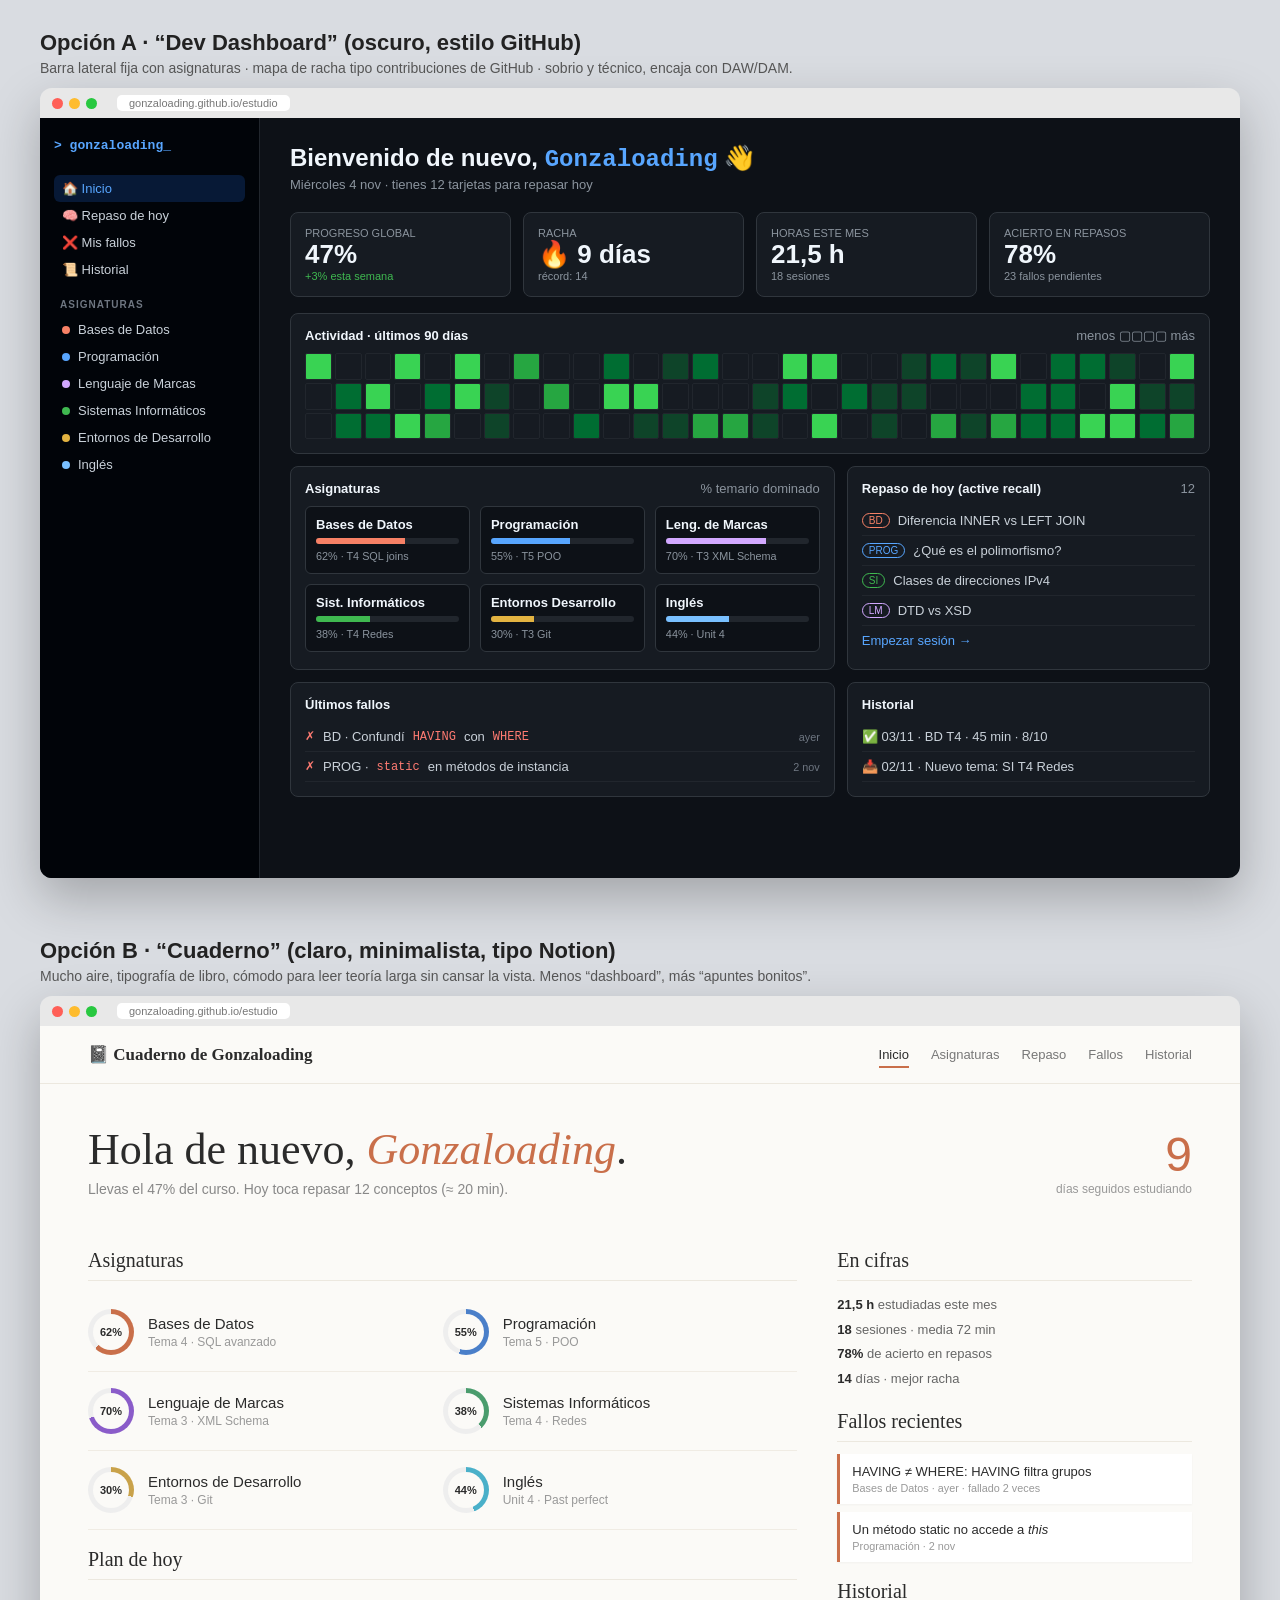
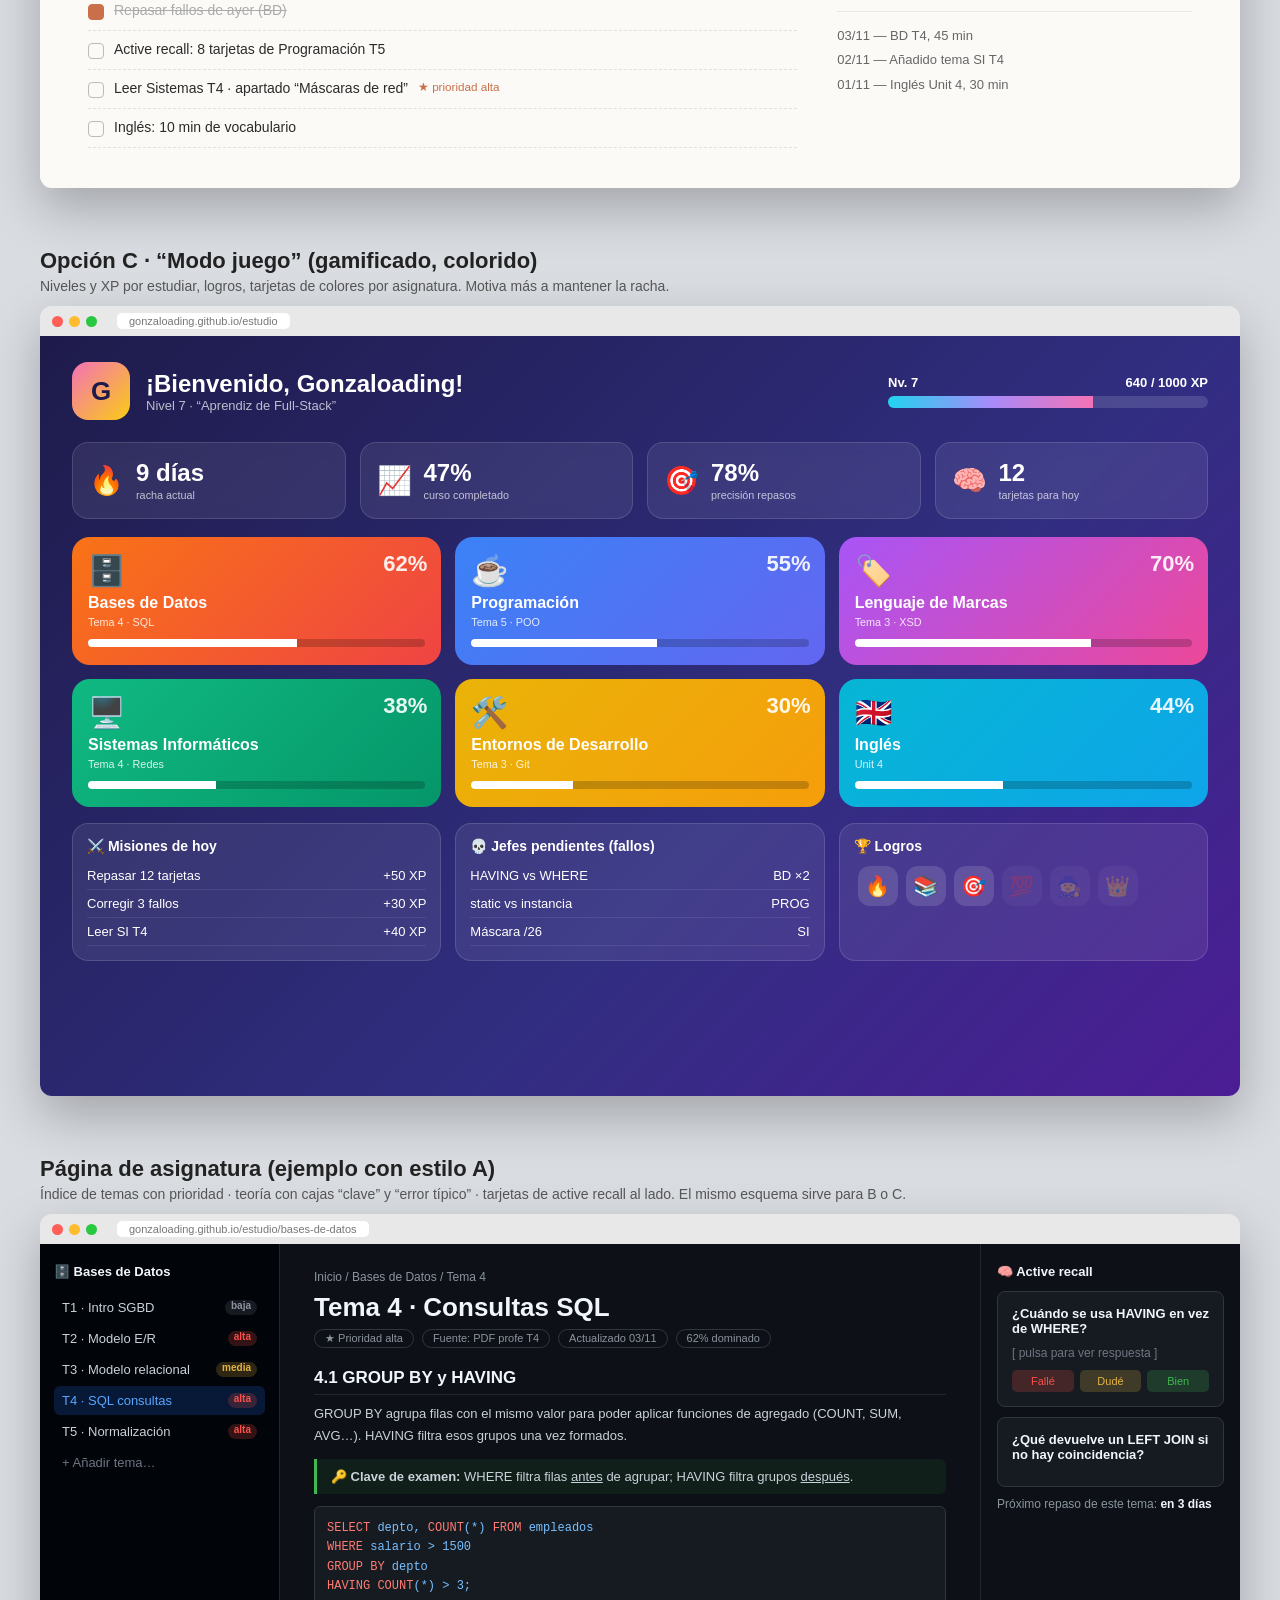
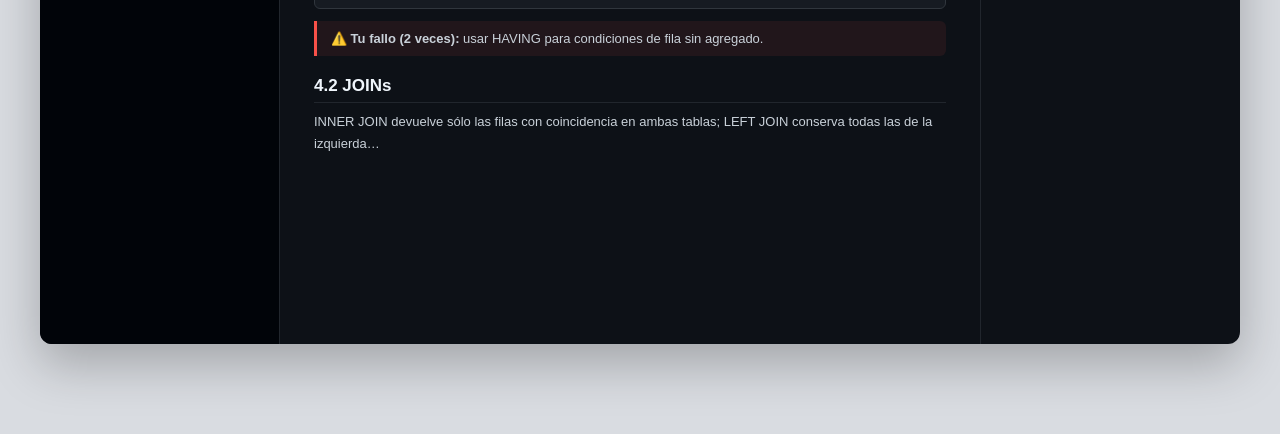
<file: bocetos/index.html>
<!DOCTYPE html>
<html lang="es">
<head>
<meta charset="UTF-8">
<title>Bocetos – Web de estudio Gonzaloading</title>
<style>
  *{box-sizing:border-box;margin:0;padding:0}
  body{font-family:-apple-system,BlinkMacSystemFont,"Segoe UI",Roboto,sans-serif;background:#d9dce1;padding:30px}
  .label{max-width:1200px;margin:0 auto 12px;font-size:22px;font-weight:700;color:#222}
  .label small{display:block;font-size:14px;font-weight:400;color:#555;margin-top:4px}
  .frame{max-width:1200px;margin:0 auto 60px;border-radius:12px;overflow:hidden;box-shadow:0 20px 50px rgba(0,0,0,.25)}
  .bar{height:30px;background:#e8e8e8;display:flex;align-items:center;gap:6px;padding:0 12px}
  .bar i{width:11px;height:11px;border-radius:50%;background:#ff5f57}.bar i:nth-child(2){background:#febc2e}.bar i:nth-child(3){background:#28c840}
  .bar span{margin-left:14px;background:#fff;border-radius:5px;font-size:11px;color:#777;padding:2px 12px}

  /* ============ A: DARK DEV ============ */
  .A{background:#0d1117;color:#c9d1d9;display:grid;grid-template-columns:220px 1fr;min-height:760px;font-size:13px}
  .A aside{background:#010409;border-right:1px solid #21262d;padding:20px 14px}
  .A .logo{font-family:ui-monospace,Menlo,monospace;color:#58a6ff;font-weight:700;margin-bottom:22px}
  .A aside h6{font-size:10px;color:#6e7681;text-transform:uppercase;letter-spacing:1px;margin:16px 6px 6px}
  .A aside a{display:flex;align-items:center;gap:8px;padding:6px 8px;border-radius:6px;color:#c9d1d9;text-decoration:none}
  .A aside a.on{background:#1f6feb33;color:#58a6ff}
  .A .dot{width:8px;height:8px;border-radius:50%}
  .A main{padding:26px 30px}
  .A h1{font-size:24px;color:#f0f6fc}.A h1 b{color:#58a6ff;font-family:ui-monospace,Menlo,monospace}
  .A .sub{color:#8b949e;margin:4px 0 20px}
  .A .kpis{display:grid;grid-template-columns:repeat(4,1fr);gap:12px;margin-bottom:16px}
  .A .card{background:#161b22;border:1px solid #30363d;border-radius:8px;padding:14px}
  .A .kpi .v{font-size:26px;font-weight:700;color:#f0f6fc}.A .kpi .t{color:#8b949e;font-size:11px}
  .A .green{color:#3fb950!important}
  .A .heat{display:grid;grid-template-columns:repeat(30,1fr);gap:3px;margin-top:10px}
  .A .heat i{aspect-ratio:1;border-radius:2px;background:#161b22;border:1px solid #21262d}
  .A .h1c{background:#0e4429!important}.A .h2c{background:#006d32!important}.A .h3c{background:#26a641!important}.A .h4c{background:#39d353!important}
  .A .row{display:grid;grid-template-columns:1.5fr 1fr;gap:12px;margin-top:12px}
  .A h3{font-size:13px;color:#f0f6fc;margin-bottom:10px;display:flex;justify-content:space-between}
  .A h3 span{color:#8b949e;font-weight:400}
  .A .subj{display:grid;grid-template-columns:repeat(3,1fr);gap:10px}
  .A .s{background:#0d1117;border:1px solid #30363d;border-radius:6px;padding:10px}
  .A .s b{display:block;color:#f0f6fc;margin-bottom:6px}
  .A .pb{height:6px;background:#21262d;border-radius:3px;overflow:hidden;margin:6px 0 4px}.A .pb i{display:block;height:100%}
  .A .s small{color:#8b949e}
  .A li{list-style:none;padding:7px 0;border-bottom:1px solid #21262d;display:flex;gap:8px;align-items:center}
  .A .tag{font-size:10px;padding:1px 6px;border-radius:10px;border:1px solid}
  .A code{font-family:ui-monospace,Menlo,monospace;color:#ff7b72;font-size:12px}

  /* ============ B: MINIMAL LIGHT ============ */
  .B{background:#fbfaf7;color:#2b2b2b;min-height:760px;font-family:Georgia,"Times New Roman",serif}
  .B nav{display:flex;justify-content:space-between;align-items:center;padding:18px 48px;border-bottom:1px solid #ece8df;font-family:-apple-system,sans-serif;font-size:13px}
  .B nav .links a{margin-left:22px;color:#777;text-decoration:none}.B nav .links a.on{color:#2b2b2b;border-bottom:2px solid #c96f4a;padding-bottom:4px}
  .B .hero{padding:40px 48px 24px;display:flex;justify-content:space-between;align-items:flex-end}
  .B .hero h1{font-size:44px;font-weight:400}.B .hero h1 em{color:#c96f4a}
  .B .hero p{color:#888;font-family:-apple-system,sans-serif;font-size:14px;margin-top:6px}
  .B .streak{text-align:right;font-family:-apple-system,sans-serif}
  .B .streak .n{font-size:48px;font-weight:300;color:#c96f4a;line-height:1}.B .streak small{color:#999;font-size:12px}
  .B .wrap{display:grid;grid-template-columns:2fr 1fr;gap:40px;padding:10px 48px 40px;font-family:-apple-system,sans-serif}
  .B h2{font-family:Georgia,serif;font-weight:400;font-size:20px;margin:18px 0 12px;border-bottom:1px solid #ece8df;padding-bottom:8px}
  .B .subj{display:grid;grid-template-columns:1fr 1fr;gap:0}
  .B .s{padding:16px 0;border-bottom:1px solid #f0ece4;display:flex;align-items:center;gap:14px;padding-right:20px}
  .B .ring{width:46px;height:46px;border-radius:50%;display:grid;place-items:center;flex:none}
  .B .ring span{width:36px;height:36px;border-radius:50%;background:#fbfaf7;display:grid;place-items:center;font-size:11px;font-weight:600}
  .B .s b{font-size:15px;font-weight:500;display:block}.B .s small{color:#999;font-size:12px}
  .B .today li{list-style:none;display:flex;gap:10px;padding:10px 0;border-bottom:1px dashed #e5e0d5;font-size:14px}
  .B .chk{width:16px;height:16px;border:1.5px solid #bbb;border-radius:4px;flex:none;margin-top:2px}
  .B .chk.ok{background:#c96f4a;border-color:#c96f4a}
  .B .mini{font-size:13px;color:#666;line-height:1.9}
  .B .mini b{color:#2b2b2b}
  .B .err{background:#fff;border-left:3px solid #c96f4a;padding:10px 12px;margin-bottom:8px;font-size:13px;box-shadow:0 1px 2px rgba(0,0,0,.04)}
  .B .err small{color:#999;display:block;margin-top:3px}

  /* ============ C: GAMIFIED ============ */
  .C{background:linear-gradient(135deg,#1e1b4b,#312e81 60%,#4c1d95);color:#fff;min-height:760px;padding:26px 32px;font-size:13px}
  .C .top{display:flex;align-items:center;gap:16px;margin-bottom:22px}
  .C .av{width:58px;height:58px;border-radius:16px;background:linear-gradient(135deg,#f472b6,#facc15);display:grid;place-items:center;font-size:26px;font-weight:800;color:#1e1b4b}
  .C .top h1{font-size:24px}.C .top p{opacity:.7}
  .C .xp{margin-left:auto;width:320px}.C .xp .lv{display:flex;justify-content:space-between;font-weight:700;margin-bottom:6px}
  .C .xpb{height:12px;background:#ffffff22;border-radius:8px;overflow:hidden}.C .xpb i{display:block;height:100%;width:64%;background:linear-gradient(90deg,#22d3ee,#a78bfa,#f472b6)}
  .C .kpis{display:grid;grid-template-columns:repeat(4,1fr);gap:14px;margin-bottom:18px}
  .C .k{background:#ffffff14;backdrop-filter:blur(8px);border:1px solid #ffffff22;border-radius:16px;padding:16px;display:flex;gap:12px;align-items:center}
  .C .k .ic{font-size:28px}.C .k .v{font-size:24px;font-weight:800}.C .k small{opacity:.7}
  .C .grid{display:grid;grid-template-columns:repeat(3,1fr);gap:14px}
  .C .s{border-radius:18px;padding:16px;position:relative;overflow:hidden;min-height:128px}
  .C .s .e{font-size:30px}.C .s b{display:block;font-size:16px;margin:6px 0 2px}.C .s small{opacity:.85}
  .C .s .pct{position:absolute;right:14px;top:14px;font-size:22px;font-weight:800;opacity:.9}
  .C .s .pb{height:8px;background:#00000033;border-radius:6px;margin-top:10px;overflow:hidden}.C .s .pb i{display:block;height:100%;background:#fff}
  .C .bottom{display:grid;grid-template-columns:1fr 1fr 1fr;gap:14px;margin-top:16px}
  .C .panel{background:#ffffff14;border:1px solid #ffffff22;border-radius:16px;padding:14px}
  .C .panel h3{font-size:14px;margin-bottom:8px}
  .C .panel li{list-style:none;padding:6px 0;border-bottom:1px solid #ffffff15;display:flex;justify-content:space-between}
  .C .badge{display:inline-grid;place-items:center;width:40px;height:40px;border-radius:12px;background:#ffffff22;margin:4px;font-size:20px}
  .C .badge.off{opacity:.3}

  /* ============ D: Subject page ============ */
  .D{background:#0d1117;color:#c9d1d9;display:grid;grid-template-columns:240px 1fr 260px;min-height:700px;font-size:13px}
  .D aside{border-right:1px solid #21262d;padding:20px 14px;background:#010409}
  .D aside h4{color:#f0f6fc;margin-bottom:14px}
  .D .t{padding:7px 8px;border-radius:6px;display:flex;justify-content:space-between;margin-bottom:2px}
  .D .t.on{background:#1f6feb33;color:#58a6ff}
  .D .prio{font-size:10px;font-weight:700;padding:0 6px;border-radius:8px}
  .D main{padding:26px 34px}
  .D .crumb{color:#8b949e;font-size:12px;margin-bottom:8px}
  .D h1{color:#f0f6fc;font-size:26px;margin-bottom:6px}
  .D .meta{display:flex;gap:8px;margin-bottom:20px}
  .D .chip{font-size:11px;border:1px solid #30363d;border-radius:12px;padding:2px 10px;color:#8b949e}
  .D h2{color:#f0f6fc;font-size:17px;margin:20px 0 8px;padding-bottom:6px;border-bottom:1px solid #21262d}
  .D p{line-height:1.7;margin-bottom:10px}
  .D .key{background:#3fb95015;border-left:3px solid #3fb950;padding:10px 14px;border-radius:0 6px 6px 0;margin:12px 0}
  .D .warn{background:#f8514915;border-left:3px solid #f85149;padding:10px 14px;border-radius:0 6px 6px 0;margin:12px 0}
  .D pre{background:#161b22;border:1px solid #30363d;border-radius:6px;padding:12px;font-family:ui-monospace,Menlo,monospace;font-size:12px;color:#79c0ff;line-height:1.6}
  .D pre .k{color:#ff7b72}
  .D .right{border-left:1px solid #21262d;padding:20px 16px}
  .D .fc{background:#161b22;border:1px solid #30363d;border-radius:8px;padding:14px;margin-bottom:10px}
  .D .fc .q{color:#f0f6fc;font-weight:600;margin-bottom:10px}
  .D .btns{display:flex;gap:6px}.D .btns span{flex:1;text-align:center;padding:5px;border-radius:5px;font-size:11px}
</style>
</head>
<body>

<!-- ================================================== A -->
<div class="label">Opción A · “Dev Dashboard” (oscuro, estilo GitHub)
<small>Barra lateral fija con asignaturas · mapa de racha tipo contribuciones de GitHub · sobrio y técnico, encaja con DAW/DAM.</small></div>
<div class="frame"><div class="bar"><i></i><i></i><i></i><span>gonzaloading.github.io/estudio</span></div>
<div class="A">
  <aside>
    <div class="logo">&gt; gonzaloading_</div>
    <a class="on">🏠 Inicio</a><a>🧠 Repaso de hoy</a><a>❌ Mis fallos</a><a>📜 Historial</a>
    <h6>Asignaturas</h6>
    <a><span class="dot" style="background:#f78166"></span>Bases de Datos</a>
    <a><span class="dot" style="background:#58a6ff"></span>Programación</a>
    <a><span class="dot" style="background:#d2a8ff"></span>Lenguaje de Marcas</a>
    <a><span class="dot" style="background:#3fb950"></span>Sistemas Informáticos</a>
    <a><span class="dot" style="background:#e3b341"></span>Entornos de Desarrollo</a>
    <a><span class="dot" style="background:#79c0ff"></span>Inglés</a>
  </aside>
  <main>
    <h1>Bienvenido de nuevo, <b>Gonzaloading</b> 👋</h1>
    <div class="sub">Miércoles 4 nov · tienes 12 tarjetas para repasar hoy</div>
    <div class="kpis">
      <div class="card kpi"><div class="t">PROGRESO GLOBAL</div><div class="v">47%</div><div class="t green">+3% esta semana</div></div>
      <div class="card kpi"><div class="t">RACHA</div><div class="v">🔥 9 días</div><div class="t">récord: 14</div></div>
      <div class="card kpi"><div class="t">HORAS ESTE MES</div><div class="v">21,5 h</div><div class="t">18 sesiones</div></div>
      <div class="card kpi"><div class="t">ACIERTO EN REPASOS</div><div class="v">78%</div><div class="t">23 fallos pendientes</div></div>
    </div>
    <div class="card"><h3>Actividad · últimos 90 días <span>menos ▢▢▢▢ más</span></h3>
      <div class="heat" id="heatA"></div></div>
    <div class="row">
      <div class="card"><h3>Asignaturas <span>% temario dominado</span></h3>
        <div class="subj">
          <div class="s"><b>Bases de Datos</b><div class="pb"><i style="width:62%;background:#f78166"></i></div><small>62% · T4 SQL joins</small></div>
          <div class="s"><b>Programación</b><div class="pb"><i style="width:55%;background:#58a6ff"></i></div><small>55% · T5 POO</small></div>
          <div class="s"><b>Leng. de Marcas</b><div class="pb"><i style="width:70%;background:#d2a8ff"></i></div><small>70% · T3 XML Schema</small></div>
          <div class="s"><b>Sist. Informáticos</b><div class="pb"><i style="width:38%;background:#3fb950"></i></div><small>38% · T4 Redes</small></div>
          <div class="s"><b>Entornos Desarrollo</b><div class="pb"><i style="width:30%;background:#e3b341"></i></div><small>30% · T3 Git</small></div>
          <div class="s"><b>Inglés</b><div class="pb"><i style="width:44%;background:#79c0ff"></i></div><small>44% · Unit 4</small></div>
        </div></div>
      <div class="card"><h3>Repaso de hoy (active recall) <span>12</span></h3>
        <ul>
          <li><span class="tag" style="color:#f78166">BD</span>Diferencia INNER vs LEFT JOIN</li>
          <li><span class="tag" style="color:#58a6ff">PROG</span>¿Qué es el polimorfismo?</li>
          <li><span class="tag" style="color:#3fb950">SI</span>Clases de direcciones IPv4</li>
          <li><span class="tag" style="color:#d2a8ff">LM</span>DTD vs XSD</li>
          <li style="border:0;color:#58a6ff">Empezar sesión →</li>
        </ul></div>
    </div>
    <div class="row">
      <div class="card"><h3>Últimos fallos</h3>
        <ul>
          <li><code>✗</code> BD · Confundí <code>HAVING</code> con <code>WHERE</code> <small style="margin-left:auto;color:#6e7681">ayer</small></li>
          <li><code>✗</code> PROG · <code>static</code> en métodos de instancia <small style="margin-left:auto;color:#6e7681">2 nov</small></li>
        </ul></div>
      <div class="card"><h3>Historial</h3>
        <ul>
          <li>✅ 03/11 · BD T4 · 45 min · 8/10</li>
          <li>📥 02/11 · Nuevo tema: SI T4 Redes</li>
        </ul></div>
    </div>
  </main>
</div></div>

<!-- ================================================== B -->
<div class="label">Opción B · “Cuaderno” (claro, minimalista, tipo Notion)
<small>Mucho aire, tipografía de libro, cómodo para leer teoría larga sin cansar la vista. Menos “dashboard”, más “apuntes bonitos”.</small></div>
<div class="frame"><div class="bar"><i></i><i></i><i></i><span>gonzaloading.github.io/estudio</span></div>
<div class="B">
  <nav><b style="font-family:Georgia,serif;font-size:17px">📓 Cuaderno de Gonzaloading</b>
    <div class="links"><a class="on">Inicio</a><a>Asignaturas</a><a>Repaso</a><a>Fallos</a><a>Historial</a></div></nav>
  <div class="hero">
    <div><h1>Hola de nuevo, <em>Gonzaloading</em>.</h1><p>Llevas el 47% del curso. Hoy toca repasar 12 conceptos (≈ 20 min).</p></div>
    <div class="streak"><div class="n">9</div><small>días seguidos estudiando</small></div>
  </div>
  <div class="wrap">
    <div>
      <h2>Asignaturas</h2>
      <div class="subj">
        <div class="s"><div class="ring" style="background:conic-gradient(#c96f4a 62%,#eee 0)"><span>62%</span></div><div><b>Bases de Datos</b><small>Tema 4 · SQL avanzado</small></div></div>
        <div class="s"><div class="ring" style="background:conic-gradient(#4a7fc9 55%,#eee 0)"><span>55%</span></div><div><b>Programación</b><small>Tema 5 · POO</small></div></div>
        <div class="s"><div class="ring" style="background:conic-gradient(#8a5cc9 70%,#eee 0)"><span>70%</span></div><div><b>Lenguaje de Marcas</b><small>Tema 3 · XML Schema</small></div></div>
        <div class="s"><div class="ring" style="background:conic-gradient(#4a9c6d 38%,#eee 0)"><span>38%</span></div><div><b>Sistemas Informáticos</b><small>Tema 4 · Redes</small></div></div>
        <div class="s"><div class="ring" style="background:conic-gradient(#c9a24a 30%,#eee 0)"><span>30%</span></div><div><b>Entornos de Desarrollo</b><small>Tema 3 · Git</small></div></div>
        <div class="s"><div class="ring" style="background:conic-gradient(#4ab0c9 44%,#eee 0)"><span>44%</span></div><div><b>Inglés</b><small>Unit 4 · Past perfect</small></div></div>
      </div>
      <h2>Plan de hoy</h2>
      <ul class="today">
        <li><span class="chk ok"></span><s style="color:#aaa">Repasar fallos de ayer (BD)</s></li>
        <li><span class="chk"></span>Active recall: 8 tarjetas de Programación T5</li>
        <li><span class="chk"></span>Leer Sistemas T4 · apartado “Máscaras de red” <small style="color:#c96f4a">★ prioridad alta</small></li>
        <li><span class="chk"></span>Inglés: 10 min de vocabulario</li>
      </ul>
    </div>
    <div>
      <h2>En cifras</h2>
      <div class="mini">
        <b>21,5 h</b> estudiadas este mes<br><b>18</b> sesiones · media 72 min<br><b>78%</b> de acierto en repasos<br><b>14</b> días · mejor racha
      </div>
      <h2>Fallos recientes</h2>
      <div class="err">HAVING ≠ WHERE: HAVING filtra grupos<small>Bases de Datos · ayer · fallado 2 veces</small></div>
      <div class="err">Un método static no accede a <i>this</i><small>Programación · 2 nov</small></div>
      <h2>Historial</h2>
      <div class="mini">03/11 — BD T4, 45 min<br>02/11 — Añadido tema SI T4<br>01/11 — Inglés Unit 4, 30 min</div>
    </div>
  </div>
</div></div>

<!-- ================================================== C -->
<div class="label">Opción C · “Modo juego” (gamificado, colorido)
<small>Niveles y XP por estudiar, logros, tarjetas de colores por asignatura. Motiva más a mantener la racha.</small></div>
<div class="frame"><div class="bar"><i></i><i></i><i></i><span>gonzaloading.github.io/estudio</span></div>
<div class="C">
  <div class="top">
    <div class="av">G</div>
    <div><h1>¡Bienvenido, Gonzaloading!</h1><p>Nivel 7 · “Aprendiz de Full-Stack”</p></div>
    <div class="xp"><div class="lv"><span>Nv. 7</span><span>640 / 1000 XP</span></div><div class="xpb"><i></i></div></div>
  </div>
  <div class="kpis">
    <div class="k"><span class="ic">🔥</span><div><div class="v">9 días</div><small>racha actual</small></div></div>
    <div class="k"><span class="ic">📈</span><div><div class="v">47%</div><small>curso completado</small></div></div>
    <div class="k"><span class="ic">🎯</span><div><div class="v">78%</div><small>precisión repasos</small></div></div>
    <div class="k"><span class="ic">🧠</span><div><div class="v">12</div><small>tarjetas para hoy</small></div></div>
  </div>
  <div class="grid">
    <div class="s" style="background:linear-gradient(135deg,#f97316,#ef4444)"><span class="pct">62%</span><div class="e">🗄️</div><b>Bases de Datos</b><small>Tema 4 · SQL</small><div class="pb"><i style="width:62%"></i></div></div>
    <div class="s" style="background:linear-gradient(135deg,#3b82f6,#6366f1)"><span class="pct">55%</span><div class="e">☕</div><b>Programación</b><small>Tema 5 · POO</small><div class="pb"><i style="width:55%"></i></div></div>
    <div class="s" style="background:linear-gradient(135deg,#a855f7,#ec4899)"><span class="pct">70%</span><div class="e">🏷️</div><b>Lenguaje de Marcas</b><small>Tema 3 · XSD</small><div class="pb"><i style="width:70%"></i></div></div>
    <div class="s" style="background:linear-gradient(135deg,#10b981,#059669)"><span class="pct">38%</span><div class="e">🖥️</div><b>Sistemas Informáticos</b><small>Tema 4 · Redes</small><div class="pb"><i style="width:38%"></i></div></div>
    <div class="s" style="background:linear-gradient(135deg,#eab308,#f59e0b)"><span class="pct">30%</span><div class="e">🛠️</div><b>Entornos de Desarrollo</b><small>Tema 3 · Git</small><div class="pb"><i style="width:30%"></i></div></div>
    <div class="s" style="background:linear-gradient(135deg,#06b6d4,#0ea5e9)"><span class="pct">44%</span><div class="e">🇬🇧</div><b>Inglés</b><small>Unit 4</small><div class="pb"><i style="width:44%"></i></div></div>
  </div>
  <div class="bottom">
    <div class="panel"><h3>⚔️ Misiones de hoy</h3><ul><li>Repasar 12 tarjetas<span>+50 XP</span></li><li>Corregir 3 fallos<span>+30 XP</span></li><li>Leer SI T4<span>+40 XP</span></li></ul></div>
    <div class="panel"><h3>💀 Jefes pendientes (fallos)</h3><ul><li>HAVING vs WHERE<span>BD ×2</span></li><li>static vs instancia<span>PROG</span></li><li>Máscara /26<span>SI</span></li></ul></div>
    <div class="panel"><h3>🏆 Logros</h3><span class="badge">🔥</span><span class="badge">📚</span><span class="badge">🎯</span><span class="badge off">💯</span><span class="badge off">🧙</span><span class="badge off">👑</span></div>
  </div>
</div></div>

<!-- ================================================== D -->
<div class="label">Página de asignatura (ejemplo con estilo A)
<small>Índice de temas con prioridad · teoría con cajas “clave” y “error típico” · tarjetas de active recall al lado. El mismo esquema sirve para B o C.</small></div>
<div class="frame"><div class="bar"><i></i><i></i><i></i><span>gonzaloading.github.io/estudio/bases-de-datos</span></div>
<div class="D">
  <aside><h4>🗄️ Bases de Datos</h4>
    <div class="t">T1 · Intro SGBD <span class="prio" style="background:#6e768133;color:#8b949e">baja</span></div>
    <div class="t">T2 · Modelo E/R <span class="prio" style="background:#f8514933;color:#f85149">alta</span></div>
    <div class="t">T3 · Modelo relacional <span class="prio" style="background:#e3b34133;color:#e3b341">media</span></div>
    <div class="t on">T4 · SQL consultas <span class="prio" style="background:#f8514933;color:#f85149">alta</span></div>
    <div class="t">T5 · Normalización <span class="prio" style="background:#f8514933;color:#f85149">alta</span></div>
    <div class="t" style="color:#6e7681">+ Añadir tema…</div>
  </aside>
  <main>
    <div class="crumb">Inicio / Bases de Datos / Tema 4</div>
    <h1>Tema 4 · Consultas SQL</h1>
    <div class="meta"><span class="chip">★ Prioridad alta</span><span class="chip">Fuente: PDF profe T4</span><span class="chip">Actualizado 03/11</span><span class="chip">62% dominado</span></div>
    <h2>4.1 GROUP BY y HAVING</h2>
    <p>GROUP BY agrupa filas con el mismo valor para poder aplicar funciones de agregado (COUNT, SUM, AVG…). HAVING filtra esos grupos una vez formados.</p>
    <div class="key"><b>🔑 Clave de examen:</b> WHERE filtra filas <u>antes</u> de agrupar; HAVING filtra grupos <u>después</u>.</div>
    <pre><span class="k">SELECT</span> depto, <span class="k">COUNT</span>(*) <span class="k">FROM</span> empleados
<span class="k">WHERE</span> salario &gt; 1500
<span class="k">GROUP BY</span> depto
<span class="k">HAVING</span> <span class="k">COUNT</span>(*) &gt; 3;</pre>
    <div class="warn"><b>⚠️ Tu fallo (2 veces):</b> usar HAVING para condiciones de fila sin agregado.</div>
    <h2>4.2 JOINs</h2>
    <p>INNER JOIN devuelve sólo las filas con coincidencia en ambas tablas; LEFT JOIN conserva todas las de la izquierda…</p>
  </main>
  <div class="right"><h4 style="color:#f0f6fc;margin-bottom:12px">🧠 Active recall</h4>
    <div class="fc"><div class="q">¿Cuándo se usa HAVING en vez de WHERE?</div><div style="color:#6e7681;font-size:12px;margin-bottom:10px">[ pulsa para ver respuesta ]</div>
      <div class="btns"><span style="background:#f8514933;color:#f85149">Fallé</span><span style="background:#e3b34133;color:#e3b341">Dudé</span><span style="background:#3fb95033;color:#3fb950">Bien</span></div></div>
    <div class="fc"><div class="q">¿Qué devuelve un LEFT JOIN si no hay coincidencia?</div></div>
    <div style="color:#8b949e;font-size:12px;margin-top:10px">Próximo repaso de este tema: <b style="color:#f0f6fc">en 3 días</b></div>
  </div>
</div></div>

<script>
  const h=document.getElementById('heatA');
  for(let i=0;i<90;i++){const e=document.createElement('i');const r=Math.random();if(i>80||r>.35)e.className=['h1c','h2c','h3c','h4c'][Math.floor(Math.random()*4)];h.appendChild(e)}
</script>
</body>
</html>
</file>
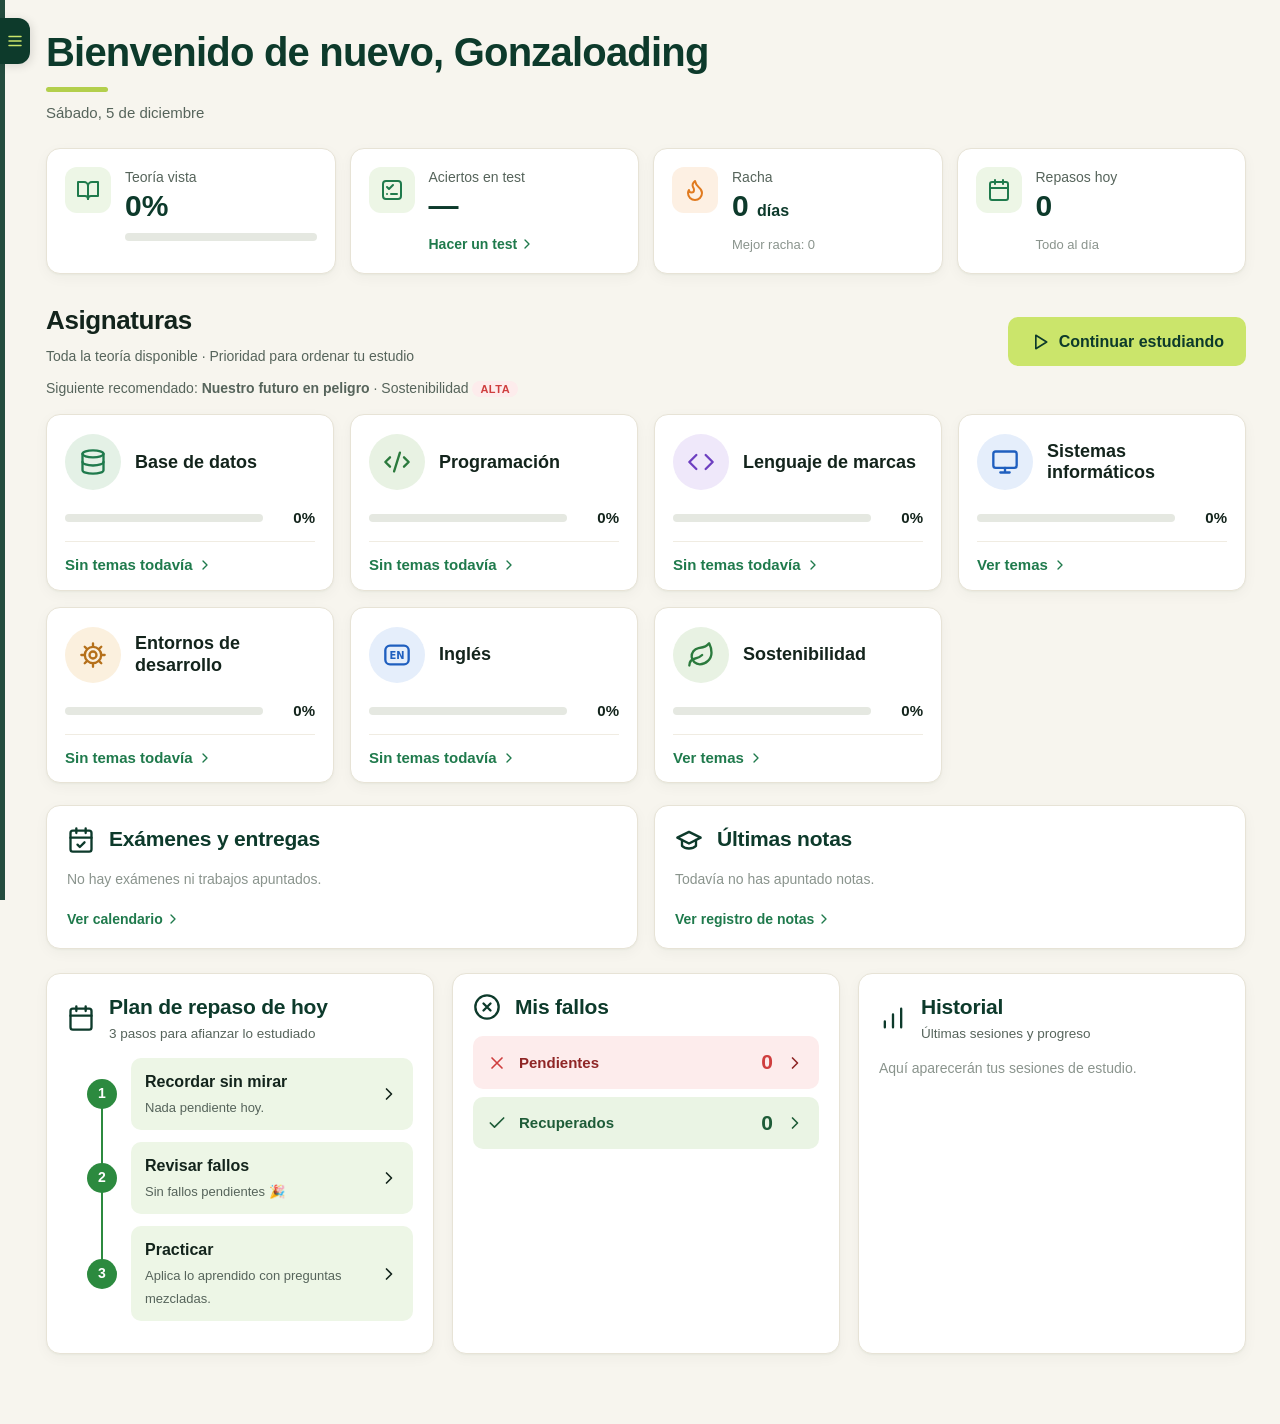
<file: campus/index.html>
<!DOCTYPE html>
<html lang="es">
<head>
  <meta charset="utf-8">
  <meta name="viewport" content="width=device-width, initial-scale=1, viewport-fit=cover">
  <title>Gonzaloading · Mi campus</title>
  <meta name="description" content="Web de estudio y progreso de Gonzaloading">
  <meta name="theme-color" content="#0d3a2b">
  <link rel="manifest" href="manifest.webmanifest">
  <link rel="icon" href="icons/icon.svg" type="image/svg+xml">
  <link rel="apple-touch-icon" href="icons/icon-192.png">
  <meta name="apple-mobile-web-app-capable" content="yes">
  <meta name="apple-mobile-web-app-title" content="Mi campus">
  <script>/* tema y menú antes de pintar, para que no parpadee */try{var v=JSON.parse(localStorage.getItem('gonzaloading-vista')||'{}'),t=v.tema||'auto';if(t==='auto')t=matchMedia('(prefers-color-scheme: dark)').matches?'oscuro':'claro';document.documentElement.dataset.tema=t;if(!v.fijo)document.documentElement.classList.add('nav-auto')}catch(e){}</script>
  <link rel="stylesheet" href="css/styles.css">
</head>
<body>
  <header class="topbar"><button id="abrir" aria-label="Abrir menú"></button><b>Gonzaloading</b></header>
  <div class="layout">
    <aside class="sidebar" id="sidebar"></aside>
    <div class="velo" id="velo"></div>
    <main class="main" id="app"><p class="cargando">Cargando tu campus…</p></main>
  </div>
  <script type="module" src="js/app.js"></script>
</body>
</html>
</file>
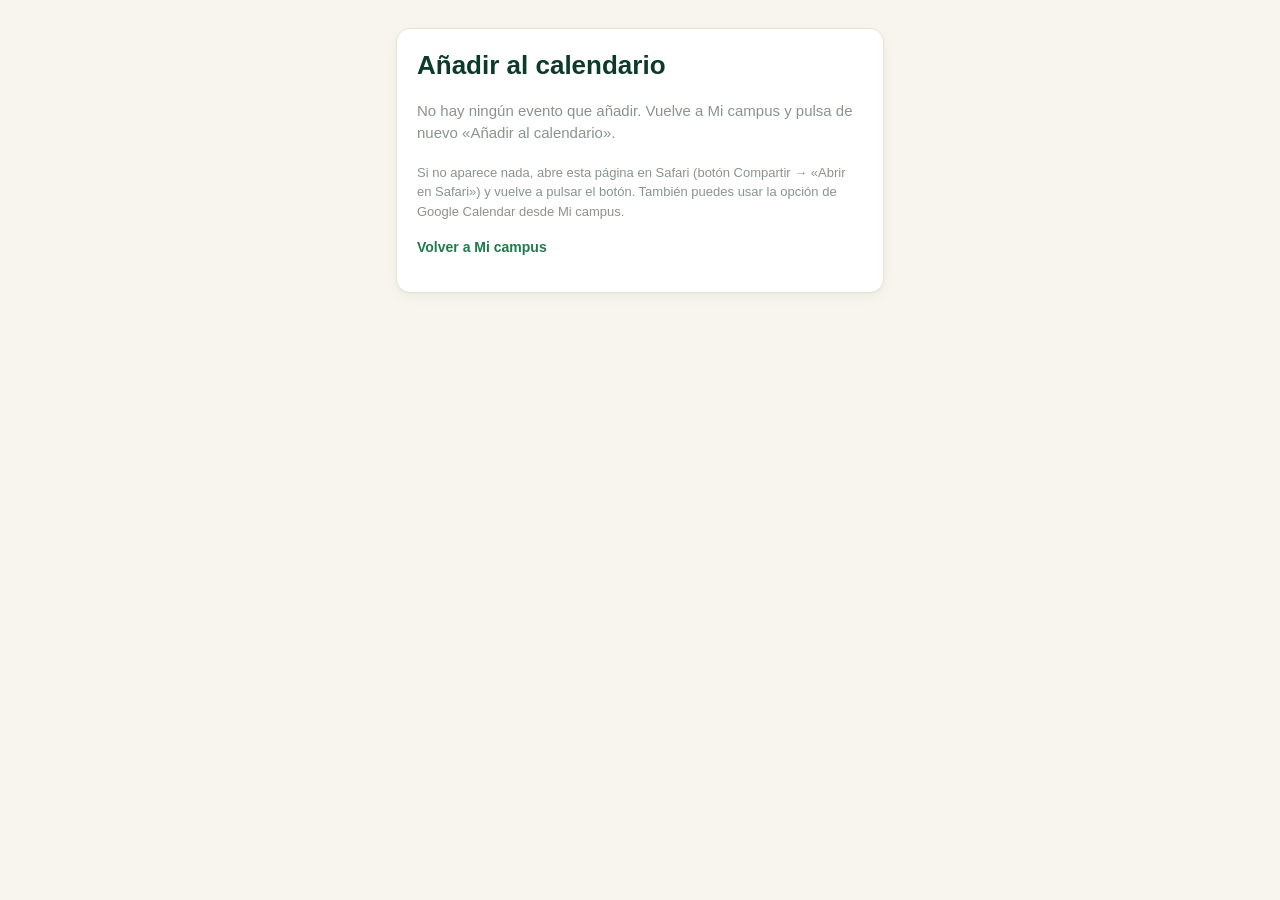
<file: campus/calendario.html>
<!DOCTYPE html>
<html lang="es">
<head>
  <meta charset="utf-8">
  <meta name="viewport" content="width=device-width, initial-scale=1, viewport-fit=cover">
  <title>Añadir al calendario · Mi campus</title>
  <meta name="theme-color" content="#0d3a2b">
  <link rel="icon" href="icons/icon.svg" type="image/svg+xml">
  <!-- Página de paso: la app instalada en el iPhone la abre en Safari para poder añadir el .ics a Calendario.
       El evento viaja en la parte del enlace tras el # (no se envía a ningún servidor). -->
  <script>try{var v=JSON.parse(localStorage.getItem('gonzaloading-vista')||'{}'),t=v.tema||'auto';if(t==='auto')t=matchMedia('(prefers-color-scheme: dark)').matches?'oscuro':'claro';document.documentElement.dataset.tema=t}catch(e){}</script>
  <link rel="stylesheet" href="css/styles.css">
  <style>
    .cal-paso { max-width: 520px; margin: 0 auto; padding: calc(28px + env(safe-area-inset-top)) 16px 40px }
    .cal-paso h1 { font-size: 26px; color: var(--tit); margin: 0 0 6px }
    .cal-paso ul { margin: 14px 0 18px; padding-left: 20px; line-height: 1.5 }
    .cal-paso .btn { width: 100%; justify-content: center; font-size: 17px; padding: 14px }
    .cal-paso p { line-height: 1.5 }
  </style>
</head>
<body>
  <main class="cal-paso">
    <section class="card pad">
      <h1>Añadir al calendario</h1>
      <p class="tenue" id="intro">Pulsa el botón y elige «Añadir» en la ventana que aparece.</p>
      <ul id="lista"></ul>
      <button class="btn lima" id="anadir" type="button">Añadir a Calendario</button>
      <p class="tenue peq">Si no aparece nada, abre esta página en Safari (botón Compartir → «Abrir en Safari») y vuelve a pulsar el botón. También puedes usar la opción de Google Calendar desde Mi campus.</p>
      <p><a class="link" href="./#/examenes">Volver a Mi campus</a></p>
    </section>
  </main>
  <script>
    var ics = '';
    try { ics = decodeURIComponent(location.hash.slice(1)); } catch (e) {}
    var lista = document.getElementById('lista'), boton = document.getElementById('anadir');
    // Títulos de los eventos (línea SUMMARY, que puede venir partida en varias líneas)
    var titulos = (ics.replace(/\r\n /g, '').match(/^SUMMARY:.*$/gm) || []).map(function (l) { return l.slice(8).replace(/\\([,;\\])/g, '$1').replace(/\\n/g, ' '); });
    if (!titulos.length) {
      document.getElementById('intro').textContent = 'No hay ningún evento que añadir. Vuelve a Mi campus y pulsa de nuevo «Añadir al calendario».';
      boton.hidden = true;
    } else {
      titulos.forEach(function (t) { var li = document.createElement('li'); li.textContent = t; lista.appendChild(li); });
      if (titulos.length > 1) boton.textContent = 'Añadir los ' + titulos.length + ' a Calendario';
    }
    boton.onclick = function () {
      var a = document.createElement('a');
      a.href = 'data:text/calendar;charset=utf-8,' + encodeURIComponent(ics);
      a.download = 'mi-campus.ics';
      document.body.appendChild(a); a.click(); a.remove();
    };
  </script>
</body>
</html>
</file>
<file: campus/css/styles.css>
/* ===== Gonzaloading · Mi campus ===== */
:root {
  --osc: #0d3a2b; --verde: #1f7a4c; --lima: #cbe56b; --lima2: #b3cf4c; --lima-t: #eef5d6; --lima-t2: #f6f9e4;
  --crema: #f7f5ee; --card: #fff; --card2: #fbfbf7; --borde: #e7e3d6; --borde2: #f0ece2;
  --txt: #13241c; --suave: #56645b; --tenue: #8a948d;
  --rojo: #cf3e3e; --rojo-t: #fdecec; --ok: #2b7a49; --ok-t: #eaf4e4;
  --ambar: #c9861a; --ambar-t: #fdf3e1; --azul: #2563eb; --azul-t: #e8effc;
  --r: 14px; --sombra: 0 1px 2px rgba(20, 40, 30, .04), 0 4px 14px rgba(20, 40, 30, .04);
  /* papeles de color (el modo oscuro cambia estos valores) */
  --tit: #0d3a2b; --sobre-lima: #0d3a2b; --sobre-color: #fff; --nav: #0d3a2b; --sel: #0d3a2b; --g-on: #0d3a2b;
  --sub: #eff2ea; --hover: #f7f7f2; --campo: #fff; --barra-bg: #e5e8e1; --barra1: #17624a; --barra2: #25905c;
  --verde-t: #edf6e6; --verde-t2: #e5eedb; --naranja: #e07a1f; --naranja-t: #fdf0e3; --paso: #2c8a3f;
  --ambar-txt: #9a5d00; --rojo-txt: #8f2626; --ok-txt: #1e5c38; --bien: #2e8b57;
  --morado: #7c3aed; --morado-t: #f3ecfc; --morado-t2: #faf7ff; --morado-b: #d9cef3; --morado-txt: #6d3fc0;
  --teal: #0f8b8d; --teal-t: #e9f6f5; --cita-b: #cfcabb;
  --code-bg: #eff3ea; --code-txt: #1b5a3d; --mark: #e8f4b4;
  --quiz-bg: #f7f9f1; --quiz-b: #e3ead0; --quiz-visto: #f3f8e9; --op-hover: #fbfdf3; --vb-b: #d6e6a6;
  --seg-on: #fff; --cal-d: #fafaf6; --cal-sw: #e3ecdf; --g-rejilla: #ebe8de; --g-base: #cfcabb;
  --heat0: #ebede6; --heat1: #d5ea9a; --heat2: #9fd06a; --heat3: #4fa354; --heat4: #1f6b45;
}
* { box-sizing: border-box }
html, body { margin: 0 }
body { font: 15px/1.45 -apple-system, BlinkMacSystemFont, "Segoe UI", Roboto, "Helvetica Neue", Arial, sans-serif; background: var(--crema); color: var(--txt); -webkit-font-smoothing: antialiased }
a { color: inherit; text-decoration: none }
button, input, select, textarea { font: inherit; color: inherit }
[hidden] { display: none !important }
code { font-family: ui-monospace, SFMono-Regular, Menlo, Consolas, monospace }
.ic { width: 20px; height: 20px; flex: none }
.tenue { color: var(--tenue) }
.peq { font-size: 13px }
.mt { margin-top: 22px }
.pad { padding: 18px 20px }
.cargando { color: var(--tenue); padding: 40px }

/* ---------- estructura ---------- */
.layout { display: flex; min-height: 100vh }
.sidebar { width: 264px; flex: none; background: var(--nav); color: #e4eee8; position: sticky; top: 0; height: 100vh; display: flex; flex-direction: column; padding: 26px 14px 18px; overflow-y: auto }
.marca { display: flex; align-items: center; gap: 12px; padding: 0 10px 30px }
.marca .ic { width: 46px; height: 46px; color: var(--lima); stroke-width: 1.7 }
.marca b { display: block; font-size: 22px; color: #fff; letter-spacing: -.3px }
.marca small { font-size: 11px; letter-spacing: 1.4px; color: #b9cfc3 }
.nav a, .pie a { display: flex; align-items: center; gap: 14px; padding: 12px 14px; border-radius: 10px; margin-bottom: 4px; font-size: 16px; transition: background .15s }
.nav a:hover, .pie a:hover { background: #ffffff12 }
.nav a.on, .pie a.on { background: var(--lima); color: var(--sobre-lima); font-weight: 650 }
.nav .sep { height: 1px; background: #ffffff1c; margin: 12px 10px }
.pie { margin-top: auto; padding-top: 16px }
.pie a { font-size: 14px; padding: 10px 14px }
.pie small { display: block; color: #9fb8aa; font-size: 12px; padding: 4px 14px }
.main { flex: 1; min-width: 0; padding: 30px 34px 70px; max-width: 1500px }
.topbar, .velo { display: none }

/* ---------- elementos comunes ---------- */
.cab { margin-bottom: 24px }
.cab h1 { font-size: clamp(28px, 3.3vw, 40px); font-weight: 800; color: var(--tit); margin: 0; letter-spacing: -.8px; line-height: 1.12 }
.cab h1::after { content: ""; display: block; width: 62px; height: 5px; border-radius: 4px; background: var(--lima2); margin-top: 12px }
.cab p { color: var(--suave); margin: 10px 0 0; max-width: 900px }
.card { background: var(--card); border: 1px solid var(--borde); border-radius: var(--r); box-shadow: var(--sombra) }
.barra { height: 8px; background: var(--barra-bg); border-radius: 6px; overflow: hidden }
.barra i { display: block; height: 100%; background: linear-gradient(90deg, var(--barra1), var(--barra2)); border-radius: 6px; transition: width .4s }
.barra.fina { height: 5px; margin-bottom: 14px }
.btn { display: inline-flex; align-items: center; gap: 9px; border: 0; border-radius: 10px; padding: 11px 18px; font-weight: 700; cursor: pointer; background: var(--sub); color: var(--tit); white-space: nowrap; transition: background .15s, transform .1s }
.btn:active { transform: scale(.98) }
.btn.lima { background: var(--lima); color: var(--sobre-lima) }
.btn.lima:hover { background: var(--lima2) }
.btn.osc { background: var(--osc); color: #fff }
.btn.borde { background: var(--card); border: 1px solid var(--borde) }
.btn.borde:hover { background: var(--hover) }
.btn.rojo { background: var(--rojo-t); color: var(--rojo) }
.btn.peq { padding: 7px 12px; font-size: 13px; font-weight: 650; gap: 6px }
.btn.peq .ic { width: 16px; height: 16px }
.icon-btn { background: none; border: 0; cursor: pointer; color: var(--tenue); padding: 6px; border-radius: 8px; display: inline-flex }
.icon-btn:hover { background: var(--sub); color: var(--txt) }
.icon-btn[data-del]:hover { color: var(--rojo) }
.link { color: var(--verde); font-weight: 650; font-size: 14px; display: inline-flex; gap: 2px; align-items: center }
.link .ic { width: 16px; height: 16px }
.prio { font-size: 11px; font-weight: 700; text-transform: uppercase; letter-spacing: .5px; border-radius: 10px; padding: 2px 8px; vertical-align: middle; white-space: nowrap }
.prio.alta { background: var(--rojo-t); color: var(--rojo) }
.prio.media { background: var(--ambar-t); color: var(--ambar-txt) }
.prio.baja { background: var(--sub); color: var(--tenue) }
.chip { display: inline-flex; align-items: center; gap: 6px; font-size: 12.5px; border: 1px solid var(--borde); border-radius: 14px; padding: 3px 10px; color: var(--suave); background: var(--card) }
.vacio { color: var(--tenue); font-size: 14px; margin: 10px 0 }
.acc { display: flex; gap: 8px; flex-wrap: wrap; align-items: center }
.crumb { font-size: 13px; color: var(--tenue); margin-bottom: 10px }
.crumb a:hover { color: var(--verde) }
.titulo-sec { font-size: 18px; margin: 0 0 14px; color: var(--tit) }
.tabs { display: flex; gap: 6px; margin-bottom: 16px; flex-wrap: wrap }
.tabs a { padding: 7px 14px; border-radius: 20px; background: var(--card); border: 1px solid var(--borde); font-weight: 600; font-size: 14px }
.tabs a.on { background: var(--osc); color: #fff; border-color: var(--osc) }
.toast { position: fixed; bottom: 24px; left: 50%; transform: translateX(-50%); background: var(--osc); color: #fff; padding: 11px 20px; border-radius: 12px; z-index: 99; box-shadow: 0 10px 30px rgba(0, 0, 0, .2); animation: sube .25s ease-out; max-width: 90vw }
@keyframes sube { from { opacity: 0; transform: translate(-50%, 10px) } }

/* ---------- inicio ---------- */
.kpis { display: grid; grid-template-columns: repeat(4, minmax(0, 1fr)); gap: 14px; margin-bottom: 28px }
.kpi { display: flex; gap: 14px; align-items: flex-start; padding: 18px }
.kpi > div { flex: 1; min-width: 0 }
.k-ic { width: 46px; height: 46px; border-radius: 12px; background: var(--verde-t); color: var(--verde); display: grid; place-items: center; flex: none }
.k-ic .ic { width: 24px; height: 24px }
.k-ic.fuego { background: var(--naranja-t); color: var(--naranja) }
.kpi .lbl { font-size: 14px; color: var(--suave) }
.kpi .val { font-size: 30px; font-weight: 800; color: var(--tit); line-height: 1.15; margin: 2px 0 10px }
.kpi .val small { font-size: 16px; font-weight: 700 }
.kpi .tenue { font-size: 13px }
.home { display: grid; grid-template-columns: minmax(0, 1fr) 380px; gap: 24px; align-items: start }
.home-der { display: flex; flex-direction: column; gap: 18px }
.sec-h { display: flex; justify-content: space-between; align-items: flex-end; gap: 16px; margin-bottom: 16px; flex-wrap: wrap }
.sec-h h2 { font-size: 26px; margin: 0; letter-spacing: -.4px }
.sec-h p { margin: 6px 0 0; color: var(--suave); font-size: 14px }
.sec-h .btn.lima { font-size: 16px; padding: 13px 22px }
.sec-h .tabs { margin: 0 }
.sugerido { margin: -4px 0 16px; font-size: 14px; color: var(--suave) }
.asigs { display: grid; grid-template-columns: repeat(auto-fill, minmax(230px, 1fr)); gap: 16px }
.asig { padding: 18px 18px 14px; display: flex; flex-direction: column; transition: transform .15s, box-shadow .15s }
.asig:hover { transform: translateY(-2px); box-shadow: 0 10px 26px rgba(20, 40, 30, .08) }
.asig-top { display: flex; align-items: center; gap: 14px; min-height: 58px }
.asig-top b { font-size: 18px; line-height: 1.2 }
.asig-ic { width: 56px; height: 56px; border-radius: 50%; background: var(--t); color: var(--c); display: grid; place-items: center; flex: none }
.asig-ic .ic { width: 28px; height: 28px }
.asig-ic.peq { width: 34px; height: 34px }
.asig-ic.peq .ic { width: 18px; height: 18px }
.asig-pr { display: flex; align-items: center; gap: 12px; margin: 16px 0 12px }
.asig-pr .barra { flex: 1 }
.asig-pr span { font-weight: 650; min-width: 40px; text-align: right }
.asig .meta { font-size: 12.5px; color: var(--tenue); margin: -4px 0 12px }
.ver { margin-top: auto; border-top: 1px solid var(--borde2); padding-top: 12px; color: var(--verde); font-weight: 650; display: flex; align-items: center; gap: 4px }
.ver .ic { width: 16px; height: 16px }
.duo { display: grid; grid-template-columns: 1fr 1fr; gap: 16px; margin-top: 22px }
.panel-h { display: flex; gap: 14px; align-items: center; margin-bottom: 14px }
.panel-h > .ic { width: 28px; height: 28px; color: var(--tit) }
.panel-h h3 { margin: 0; font-size: 21px; color: var(--tit); letter-spacing: -.2px }
.panel-h p { margin: 2px 0 0; font-size: 13.5px; color: var(--suave) }
.mini-lista .it { display: flex; gap: 12px; align-items: center; padding: 11px 0; border-top: 1px solid var(--borde2) }
.mini-lista .it:first-of-type { border-top: 0 }
.tt { flex: 1; min-width: 0 }
.tt b { display: block; font-size: 15px }
.tt small { display: block; color: var(--suave); font-size: 13px }
.mini-lista > .link { margin-top: 10px }
.cuenta { font-weight: 700; font-size: 13px; padding: 3px 10px; border-radius: 12px; background: var(--ambar-t); color: var(--ambar-txt); white-space: nowrap }
.cuenta.urg { background: var(--rojo-t); color: var(--rojo) }
.nota-v { font-weight: 800; font-size: 18px }
.ok { color: var(--ok) } .ko { color: var(--rojo) }
.pasos { display: flex; flex-direction: column; gap: 12px }
.paso { display: flex; gap: 14px; align-items: center; position: relative }
.paso:not(:last-child)::before { content: ""; position: absolute; left: 14px; top: 50%; height: calc(100% + 12px); width: 2px; background: var(--paso) }
.paso .n { width: 30px; height: 30px; border-radius: 50%; background: var(--paso); color: #fff; font-weight: 700; display: grid; place-items: center; flex: none; font-size: 14px; position: relative }
.paso a { flex: 1; background: var(--verde-t); border-radius: 10px; padding: 12px 14px; display: flex; align-items: center; gap: 10px; transition: background .15s }
.paso a:hover { background: var(--verde-t2) }
.paso a div { flex: 1 }
.paso b { display: block; font-size: 16px }
.paso small { color: var(--suave); font-size: 13px }
.paso .cnt { background: var(--card); border-radius: 20px; padding: 2px 9px; font-weight: 700; font-size: 13px; color: var(--verde) }
.fila { display: flex; align-items: center; gap: 12px; padding: 11px 14px; border-radius: 10px; font-weight: 650; margin-top: 8px }
.fila span { flex: 1 }
.fila em { font-style: normal; font-size: 21px; font-weight: 800 }
.fila.mal { background: var(--rojo-t); color: var(--rojo-txt) }
.fila.mal em, .fila.mal > .ic:first-child { color: var(--rojo) }
.fila.bien { background: var(--ok-t); color: var(--ok-txt) }
.hist-item { display: flex; align-items: center; gap: 14px; padding: 13px 4px; border-top: 1px solid var(--borde2) }
.hist-item > .ic { color: var(--tit) }
.hist-item > div { flex: 1; min-width: 0 }
.hist-item b { display: block; font-size: 15px }
.hist-item small { display: block; color: var(--suave); font-size: 13.5px; white-space: nowrap; overflow: hidden; text-overflow: ellipsis }
.delta { background: var(--ok-t); color: var(--ok-txt); font-weight: 700; border-radius: 16px; padding: 4px 10px; font-size: 13.5px; white-space: nowrap }
.delta.cero { background: var(--sub); color: var(--tenue) }

/* ---------- asignatura ---------- */
.asig-cab { display: flex; gap: 22px; align-items: center; padding: 22px 24px; margin-bottom: 8px; flex-wrap: wrap }
.asig-cab > .asig-ic { width: 76px; height: 76px }
.asig-cab > .asig-ic .ic { width: 38px; height: 38px }
.asig-cab-t { flex: 1; min-width: 240px }
.asig-cab h1 { margin: 0; font-size: 30px; color: var(--tit); letter-spacing: -.5px }
.asig-cab .asig-pr { margin: 12px 0 0; max-width: 520px }
.stats { display: flex; gap: 6px 22px; flex-wrap: wrap; margin-top: 6px; color: var(--suave); font-size: 14px }
.stats b { color: var(--txt) }
.grupo h2 { font-size: 18px; margin: 26px 0 10px; color: var(--tit) }
.temas-l { overflow: hidden }
.tema-r { display: flex; align-items: center; gap: 14px; padding: 14px 18px; border-top: 1px solid var(--borde2) }
.tema-r:first-child { border-top: 0 }
.tema-r:hover { background: var(--hover) }
.tema-r > .ic { color: var(--tenue); width: 18px }
.tema-r .num { width: 34px; height: 34px; border-radius: 10px; background: var(--sub); display: grid; place-items: center; font-weight: 700; color: var(--tit); font-size: 13px; flex: none }
.tema-r .num.ok { background: var(--osc); color: var(--lima) }
.tema-r .num .ic { width: 16px; height: 16px }
.tema-r .tt small { color: var(--tenue) }
.vacio-grande { text-align: center; padding: 40px 20px; margin-top: 20px }
.vacio-grande > .ic { width: 40px; height: 40px; color: var(--lima2) }
.vacio-grande h3 { margin: 10px 0 6px; color: var(--tit) }
.vacio-grande p { color: var(--suave); margin: 0 }
.filtros { display: flex; gap: 10px; align-items: center; margin-bottom: 14px; flex-wrap: wrap }
.filtros select { border: 1px solid var(--borde); border-radius: 9px; padding: 8px 10px; background: var(--campo) }

/* ---------- tema ---------- */
.tema-layout { display: grid; grid-template-columns: 240px minmax(0, 1fr) 300px; gap: 26px; align-items: start }
.tema-nav { position: sticky; top: 20px; padding: 14px; max-height: calc(100vh - 40px); overflow-y: auto }
.tema-nav h4 { margin: 4px 6px 12px; display: flex; align-items: center; gap: 10px; font-size: 15px; color: var(--tit) }
.tema-nav a { display: flex; gap: 8px; justify-content: space-between; align-items: center; padding: 8px 10px; border-radius: 8px; font-size: 14px; cursor: pointer }
.tema-nav a:hover { background: var(--hover) }
.tema-nav a.on { background: var(--lima-t); color: var(--tit); font-weight: 650 }
.tema-nav a > .ic { width: 15px; height: 15px; color: var(--ok) }
.toc { border-top: 1px solid var(--borde2); margin-top: 10px; padding-top: 10px }
.toc small { display: block; font-size: 11px; text-transform: uppercase; letter-spacing: .8px; color: var(--tenue); padding: 0 10px 4px }
.toc a { font-size: 13px; color: var(--suave); padding: 5px 10px }
.toc a.n3 { padding-left: 22px }
.tema-tit { font-size: clamp(24px, 2.6vw, 32px); color: var(--tit); margin: 0; letter-spacing: -.5px; line-height: 1.2 }
.chips { display: flex; gap: 8px; flex-wrap: wrap; align-items: center; margin: 12px 0 20px }
.aviso { background: var(--rojo-t); border-left: 4px solid var(--rojo); border-radius: 0 10px 10px 0; padding: 12px 16px; margin-bottom: 16px; font-size: 15px }
.aviso ul { margin: 6px 0 0; padding-left: 20px }
.prose { background: var(--card); border: 1px solid var(--borde); border-radius: var(--r); padding: 28px 34px; line-height: 1.75; font-size: 16px }
.prose h2 { font-size: 22px; color: var(--tit); margin: 32px 0 12px; padding-bottom: 8px; border-bottom: 1px solid var(--borde2); scroll-margin-top: 20px }
.prose h2:first-child { margin-top: 0 }
.prose h3 { font-size: 18px; margin: 24px 0 8px; scroll-margin-top: 20px }
.prose h4, .prose h5 { font-size: 16px; margin: 18px 0 6px }
.prose p { margin: 0 0 14px }
.prose ul, .prose ol { margin: 0 0 14px; padding-left: 24px }
.prose li { margin: 3px 0 }
.prose code { background: var(--code-bg); border-radius: 5px; padding: 1px 6px; font-size: .88em; color: var(--code-txt) }
.prose mark { background: var(--mark); color: inherit; padding: 0 3px; border-radius: 3px }
.prose img { max-width: 100%; border-radius: 10px }
.prose hr { border: 0; border-top: 1px solid var(--borde); margin: 24px 0 }
.prose a { color: var(--verde); text-decoration: underline }
.code { margin: 0 0 16px; border-radius: 12px; overflow: hidden; background: #10241b }
.code-h { display: flex; justify-content: space-between; align-items: center; padding: 7px 14px; background: #0a1a13; color: #9fbcae; font-size: 12px; text-transform: uppercase; letter-spacing: .8px }
.code-h button { background: #ffffff14; border: 0; color: #dfeee6; border-radius: 6px; padding: 3px 10px; cursor: pointer; font-size: 12px }
.code pre { margin: 0; padding: 14px 16px; overflow-x: auto }
.prose .code code { background: none; color: #d5efc0; padding: 0; font-size: 13.5px; line-height: 1.6 }
.callout { border-radius: 0 10px 10px 0; padding: 12px 16px; margin: 0 0 16px; border-left: 4px solid; font-size: 15.5px }
.callout p:last-child { margin-bottom: 0 }
.callout-t { display: block; margin-bottom: 2px }
.callout.clave { background: var(--verde-t); border-color: var(--bien) }
.callout.error { background: var(--rojo-t); border-color: var(--rojo) }
.callout.nota { background: var(--azul-t); border-color: var(--azul) }
.callout.ejemplo { background: var(--morado-t); border-color: var(--morado) }
.callout.resumen { background: var(--lima-t2); border-color: var(--lima2) }
.callout.truco { background: var(--ambar-t); border-color: var(--ambar) }
.callout.cita { background: var(--sub); border-color: var(--cita-b); color: var(--suave) }
.callout.extra { background: var(--teal-t); border-color: var(--teal) }
.fig { margin: 4px 0 22px; text-align: center }
.fig img { display: block; margin: 0 auto; max-width: 100%; height: auto; background: #fff; border: 1px solid var(--borde); border-radius: 12px }
.fig figcaption { margin-top: 8px; font-size: 13.5px; line-height: 1.5; color: var(--suave) }
.fig img { cursor: zoom-in }
.tema-layout > *, .prose, .fig, .fig-img { min-width: 0; max-width: 100% }
.fig-pista { display: none }
.zoom { position: fixed; inset: 0; z-index: 200; background: rgba(13, 58, 43, .9); display: flex; align-items: center; justify-content: center; padding: 24px; overflow: auto; cursor: zoom-out }
.zoom img { width: min(1200px, 100%); max-height: 100%; object-fit: contain; background: #fff; border-radius: 12px }
.tabla { overflow-x: auto; margin: 0 0 16px }
.prose table, table.lista { border-collapse: collapse; width: 100%; font-size: 14.5px }
.prose th, .prose td { border: 1px solid var(--borde); padding: 8px 12px; text-align: left; vertical-align: top }
.prose th { background: var(--sub) }
.vocab { display: grid; grid-template-columns: repeat(auto-fill, minmax(190px, 1fr)); gap: 8px; margin: 0 0 16px }
.vocab div { border: 1px solid var(--borde); border-radius: 10px; padding: 8px 12px; line-height: 1.4 }
.vocab b { display: block; color: var(--tit) }
.vocab span { font-size: 14px; color: var(--suave) }
.tema-pie { display: flex; justify-content: space-between; align-items: center; gap: 12px; margin-top: 18px; flex-wrap: wrap }
.recall { position: sticky; top: 20px; padding: 16px }
.recall h4 { margin: 0; display: flex; align-items: center; gap: 8px; font-size: 16px; color: var(--tit) }
.recall > .tenue { margin: 4px 0 10px }

/* ---------- tarjetas de repaso ---------- */
.ses-top { display: flex; justify-content: space-between; gap: 10px; color: var(--suave); font-size: 13px; margin-bottom: 8px }
.fc { border: 1px solid var(--borde); border-radius: 12px; padding: 16px; background: var(--card2) }
.fc .q { font-weight: 700; font-size: 16px; line-height: 1.45 }
.fc .a { margin-top: 12px; padding-top: 12px; border-top: 1px dashed var(--borde); line-height: 1.55 }
.fc code { background: var(--code-bg); border-radius: 5px; padding: 1px 5px; font-size: .9em }
.fc .acciones { margin-top: 14px }
.califica { display: grid; grid-template-columns: repeat(3, 1fr); gap: 8px; margin-top: 14px }
.califica button { border: 0; border-radius: 9px; padding: 10px 4px; font-weight: 700; cursor: pointer; font-size: 14px; transition: filter .15s }
.califica button:hover { filter: brightness(.95) }
.c-falle { background: var(--rojo-t); color: var(--rojo) }
.c-dude { background: var(--ambar-t); color: var(--ambar-txt) }
.c-bien { background: var(--ok-t); color: var(--ok) }
.kbd { font-size: 11px; opacity: .55; margin-left: 6px; font-weight: 600 }
.resumen-r { display: flex; gap: 8px; flex-wrap: wrap; margin: 14px 0 }
.resumen-r span { padding: 6px 12px; border-radius: 20px; font-weight: 650; font-size: 14px }
.sesion { max-width: 720px; margin: 0 auto }
.sesion .tema-tit { margin-bottom: 18px }
.fc-grande { padding: 34px; min-height: 300px; display: flex; flex-direction: column; background: var(--card) }
.fc-grande .fc-meta { font-size: 13px; color: var(--tenue); margin-bottom: 14px; font-weight: 600 }
.fc-grande .q { font-size: 23px; color: var(--tit) }
.fc-grande .a { font-size: 18px; margin-top: 22px; padding-top: 22px }
.fc-grande .acciones, .fc-grande .califica, .fc-grande .acc { margin-top: auto; padding-top: 24px }
.fc-grande .califica button { padding: 14px 4px; font-size: 16px }
.modos { display: grid; grid-template-columns: repeat(3, 1fr); gap: 16px }
.modo { padding: 22px; display: flex; flex-direction: column; gap: 6px; transition: transform .15s }
.modo:hover { transform: translateY(-2px) }
.modo .n { width: 32px; height: 32px; border-radius: 50%; background: var(--paso); color: #fff; font-weight: 700; display: grid; place-items: center; margin-bottom: 6px }
.modo b { font-size: 18px; color: var(--tit) }
.modo p { margin: 0; color: var(--suave); font-size: 14px; flex: 1 }
.modo-pie { display: flex; justify-content: space-between; align-items: center; margin-top: 12px }
.cnt-big { font-size: 28px; font-weight: 800; color: var(--tit) }
.semana { display: grid; grid-template-columns: repeat(7, 1fr); gap: 8px }
.semana div { text-align: center; padding: 10px 4px; border-radius: 10px; background: var(--sub) }
.semana div.hoy { background: var(--lima-t); outline: 2px solid var(--lima2) }
.semana b { display: block; font-size: 22px; color: var(--tit) }
.semana small { font-size: 12px; color: var(--suave) }

/* ---------- fallos / historial ---------- */
.fallo { padding: 14px 18px; display: flex; gap: 14px; align-items: flex-start; border-top: 1px solid var(--borde2) }
.fallo:first-child { border-top: 0 }
.fallo .tt b { margin: 3px 0; font-size: 15.5px }
.fallo .tt small { color: var(--tenue) }
.fallo .resp { color: var(--ok); font-size: 14.5px }
.fallo code { background: var(--code-bg); border-radius: 5px; padding: 0 5px }
details summary { cursor: pointer; display: flex; align-items: center; gap: 8px; flex-wrap: wrap; list-style: none }
details summary::-webkit-details-marker { display: none }
details summary b { display: inline-flex; align-items: center; gap: 6px }
.heat { display: grid; grid-auto-flow: column; grid-template-rows: repeat(7, 13px); grid-auto-columns: 13px; gap: 3px; overflow-x: auto; padding-bottom: 4px }
.heat i, .heat-ley i { width: 13px; height: 13px; border-radius: 3px; background: var(--heat0); display: block }
.heat i.fut { background: transparent }
.heat .l1, .heat-ley .l1 { background: var(--heat1) } .heat .l2, .heat-ley .l2 { background: var(--heat2) }
.heat .l3, .heat-ley .l3 { background: var(--heat3) } .heat .l4, .heat-ley .l4 { background: var(--heat4) }
.heat-ley { display: flex; gap: 4px; align-items: center; font-size: 12px; color: var(--tenue); margin-top: 10px }
.dia h3 { font-size: 16px; color: var(--tit); margin: 26px 0 10px; display: flex; gap: 10px; align-items: center }
.dia .card { padding: 0 16px }
.dia .hist-item:first-child { border-top: 0 }
.h-txt { display: block }
.h-txt b { display: inline; font-size: inherit }

/* ---------- exámenes / notas / formularios ---------- */
.dos-col { display: grid; grid-template-columns: minmax(0, 1fr) 380px; gap: 20px; align-items: start }
.col { display: flex; flex-direction: column; gap: 20px }
.g2 { display: grid; grid-template-columns: repeat(auto-fit, minmax(300px, 1fr)); gap: 18px }
.cal-h { display: flex; align-items: center; justify-content: space-between; margin-bottom: 12px }
.cal-h h3 { margin: 0; font-size: 20px; color: var(--tit) }
.cal { display: grid; grid-template-columns: repeat(7, minmax(0, 1fr)); gap: 6px }
.cal .dn { font-size: 12px; font-weight: 700; color: var(--tenue); text-align: center; padding: 4px }
.cal .d { min-height: 90px; border-radius: 10px; background: var(--cal-d); border: 1px solid var(--borde2); padding: 6px; font-size: 13px; min-width: 0 }
.cal .d.fuera { opacity: .4 }
.cal .d.hoy { border: 2px solid var(--lima2); background: var(--lima-t2) }
.cal .d .num { font-weight: 700; color: var(--suave) }
.chip-tipo { display: inline-block; font-size: 10.5px; font-weight: 800; letter-spacing: .05em; text-transform: uppercase; padding: 1px 7px; border-radius: 6px; margin-bottom: 3px }
.chip-tipo.examen { background: var(--azul-t); color: var(--azul) }
.chip-tipo.trabajo { background: var(--morado-t); color: var(--morado) }
.tt .desc { margin: 5px 0 0; font-size: 13.5px; line-height: 1.45; color: var(--txt); white-space: pre-line }
.icon-btn.entregar { color: var(--verde) }
.card.editando { box-shadow: 0 0 0 2px var(--lima2) }
/* Menú «Añadir al calendario» de cada examen o trabajo */
.cal-menu { position: relative }
.cal-menu > summary { list-style: none }
.cal-menu > summary::-webkit-details-marker { display: none }
.cal-menu[open] > summary { background: var(--sub); color: var(--txt) }
.cal-pop { position: absolute; right: 0; top: calc(100% + 6px); z-index: 25; min-width: 220px; display: flex; flex-direction: column; padding: 6px; background: var(--card); border: 1px solid var(--borde); border-radius: 12px; box-shadow: 0 12px 32px rgba(0, 0, 0, .18) }
.cal-pop small { padding: 6px 10px 4px; color: var(--suave); font-size: 12px; font-weight: 650 }
.cal-pop button, .cal-pop a { display: flex; align-items: center; gap: 10px; padding: 9px 10px; border: 0; border-radius: 8px; background: none; color: var(--txt); font: inherit; font-size: 14px; text-align: left; text-decoration: none; cursor: pointer }
.cal-pop button:hover, .cal-pop a:hover { background: var(--hover) }
.cal-pop .ic { width: 18px; height: 18px; color: var(--suave) }
.mt-s { margin-top: 12px }
.form-acc { grid-column: 1 / -1; display: flex; flex-wrap: wrap; gap: 8px }
/* Sincronizar dispositivos (Ajustes y pie del menú) */
.pasos { margin: 0 0 14px; padding-left: 20px; line-height: 1.55 }
.pasos li { margin: 4px 0 }
.sync-linea { margin: 0 0 4px; color: var(--verde) }
.sync-linea .sync-mal { color: var(--rojo) }
.error-txt { margin: 6px 0 0; color: var(--rojo); font-size: 13.5px }
.error-txt:empty { display: none }
.pie small.sync-mal { color: #ffb4a8 }
/* Si la lista es estrecha (columna derecha o móvil), los botones de cada examen o trabajo bajan a su propia fila
   para que el texto no se estreche */
.lista-ag { container-type: inline-size }
@container (max-width: 520px) {
  .it.ag { flex-wrap: wrap; row-gap: 2px }
  .it.ag .tt { flex: 1 1 calc(100% - 50px) }
  .it.ag .tt + * { margin-left: auto }
}
.ev.trab { background: var(--card); border: 1.5px dashed var(--c, #333) }
.ev.hecho { opacity: .5; text-decoration: line-through }
.cal-ley { display: flex; flex-wrap: wrap; gap: 6px 18px; margin-top: 14px; font-size: 12.5px; color: var(--suave) }
.cal-ley span { display: inline-flex; align-items: center; gap: 6px }
.cal-ley .sw { width: 22px; height: 10px; border-radius: 4px; background: var(--cal-sw); border: 1.5px solid transparent }
.cal-ley .sw.tr { background: var(--card); border: 1.5px dashed var(--suave) }
.cal-ley .sw.hecho { opacity: .5 }
.seg { display: flex; gap: 4px; background: var(--sub); border-radius: 11px; padding: 4px }
.form .seg label { flex: 1; flex-direction: row; justify-content: center; align-items: center; padding: 8px; border-radius: 8px; font-size: 14px; color: var(--suave); cursor: pointer }
.form .seg label:has(input:checked) { background: var(--seg-on); color: var(--tit); box-shadow: 0 1px 3px rgba(0, 0, 0, .08) }
.seg input { position: absolute; opacity: 0; pointer-events: none }
.form[data-tipo="examen"] .solo-tr, .form[data-tipo="trabajo"] .solo-ex { display: none }
.ev { display: flex; gap: 3px; align-items: flex-start; margin-top: 4px; font-size: 11.5px; font-weight: 650; line-height: 1.3; padding: 3px 4px; border-radius: 6px; background: var(--t, #eee); color: var(--c, #333) }
.ev-t { display: -webkit-box; -webkit-line-clamp: 2; -webkit-box-orient: vertical; overflow: hidden; min-width: 0; overflow-wrap: break-word; hyphens: auto; -webkit-hyphens: auto }
.ev .ic { width: 11px; height: 11px; stroke-width: 2.5; margin-top: 2px }
.cal .d[data-dia] { cursor: pointer; transition: border-color .15s, background .15s }
.cal .d[data-dia]:hover { border-color: var(--lima2) }
.cal .d.sel { border: 2px solid var(--sel); background: var(--lima-t) }
.cal .d:focus-visible { outline: 2px solid var(--verde); outline-offset: 1px }
.dia-h { display: flex; align-items: baseline; justify-content: space-between; gap: 10px }
.dia-h .tenue { font-size: 13px; white-space: nowrap }
#dia-panel { scroll-margin-top: 76px }
#dia-panel [data-anadir] { margin-top: 10px }
.form { display: grid; grid-template-columns: repeat(auto-fit, minmax(160px, 1fr)); gap: 12px; align-items: end }
.form label { display: flex; flex-direction: column; gap: 5px; font-size: 13px; color: var(--suave); font-weight: 650 }
.form input, .form select, .form textarea { border: 1px solid var(--borde); border-radius: 9px; padding: 9px 11px; background: var(--campo); font-size: 15px; color: var(--txt); font-weight: 400; min-width: 0 }
.form input:focus, .form select:focus, .filtros select:focus { outline: 2px solid var(--lima2); outline-offset: 0; border-color: transparent }
.form .ancho { grid-column: 1 / -1 }
.notas-res { display: grid; grid-template-columns: repeat(auto-fill, minmax(210px, 1fr)); gap: 14px; margin-bottom: 22px }
.nota-card { padding: 16px; display: flex; flex-direction: column; gap: 8px }
.nota-card .asig-top { min-height: 0 }
.nota-card .asig-top b { font-size: 15px }
.nota-card .media { font-size: 34px; font-weight: 800; line-height: 1 }
table.lista th { text-align: left; color: var(--tenue); font-size: 12px; text-transform: uppercase; letter-spacing: .6px; padding: 12px; border-bottom: 1px solid var(--borde) }
table.lista td { padding: 10px 12px; border-bottom: 1px solid var(--borde2) }
table.lista tr:last-child td { border-bottom: 0 }
label.btn input { display: none }

/* ---------- responsive ---------- */
@media (max-width: 1280px) {
  .home { grid-template-columns: 1fr }
  .home-der { display: grid; grid-template-columns: repeat(auto-fit, minmax(300px, 1fr)) }
  .tema-layout { grid-template-columns: 220px minmax(0, 1fr) }
  .recall-col { grid-column: 2 }
  .recall { position: static }
}
@media (max-width: 1100px) {
  .kpis { grid-template-columns: repeat(2, minmax(0, 1fr)) }
  .dos-col { grid-template-columns: 1fr }
}
@media (max-width: 900px) {
  .topbar { display: flex; align-items: center; gap: 12px; position: sticky; top: 0; z-index: 30; background: var(--nav); color: #fff; padding: calc(12px + env(safe-area-inset-top)) 16px 12px; font-size: 17px }
  .topbar button, .topbar .top-aj { background: none; border: 0; color: #fff; padding: 4px; display: flex; cursor: pointer }
  .topbar .top-aj { margin-left: auto; color: #cfe0d6 }
  .topbar .ic { width: 26px; height: 26px }
  .sidebar { position: fixed; left: 0; top: 0; z-index: 50; transform: translateX(-100%); transition: transform .25s }
  /* Menú del móvil: mide lo que se ve de pantalla (dvh, sin la barra de Safari) y el pie con Ajustes queda siempre a la vista;
     si no cabe todo, lo que se desplaza es la lista de secciones */
  .sidebar { height: 100vh; height: 100dvh; overflow: hidden; overscroll-behavior: contain;
    padding: calc(16px + env(safe-area-inset-top)) 12px calc(12px + env(safe-area-inset-bottom)) }
  .sidebar .nav { flex: 1 1 auto; min-height: 0; overflow-y: auto; overscroll-behavior: contain }
  .marca { padding: 0 10px 14px }
  .marca .ic { width: 38px; height: 38px }
  .marca b { font-size: 20px }
  .nav a { padding: 9px 14px; margin-bottom: 2px; font-size: 15.5px }
  .nav .sep { margin: 8px 10px }
  .pie { flex: none; padding-top: 8px; margin-top: 8px; border-top: 1px solid #ffffff1c }
  .pie a, .pie-btn { padding: 9px 14px; margin-bottom: 2px }
  body.menu .sidebar { transform: none; box-shadow: 0 0 40px rgba(0, 0, 0, .3) }
  body.menu .velo { display: block; position: fixed; inset: 0; background: #0007; z-index: 40 }
  .main { padding: 20px 16px 60px }
  .tema-layout { grid-template-columns: 1fr; gap: 16px }
  .recall-col { grid-column: auto }
  .tema-nav { position: static; max-height: none; order: 3 }
  .recall-col { order: 2 }
  .prose { padding: 20px 18px }
  .modos { grid-template-columns: 1fr }
}
@media (max-width: 640px) {
  .fig-img { overflow-x: auto; border-radius: 12px }
  .fig-img img { max-width: none; width: 640px }
  .fig-pista { display: block; margin-top: 4px; font-size: 12px; color: var(--tenue) }
  .zoom { padding: 0; align-items: flex-start; justify-content: flex-start }
  .zoom img { width: 900px; max-width: none; max-height: none; border-radius: 0 }
  .duo { grid-template-columns: 1fr }
  .kpi { padding: 14px; gap: 10px }
  .k-ic { width: 38px; height: 38px }
  .kpi .val { font-size: 24px }
  .asigs { grid-template-columns: 1fr 1fr; gap: 10px }
  .asig { padding: 14px 12px 10px }
  .asig-top { flex-direction: column; align-items: flex-start; gap: 8px }
  .asig-top b { font-size: 15px }
  .asig-ic { width: 44px; height: 44px }
  .cal .d { min-height: 52px; padding: 4px }
  .cal .d .num { display: block }
  .ev { display: inline-flex; padding: 3px; margin: 3px 2px 0 0 }
  .ev-t { display: none }
  .ev .ic { width: 14px; height: 14px; margin: 0 }
  .semana { grid-template-columns: repeat(4, 1fr) }
  .fc-grande { padding: 22px; min-height: 260px }
  .fc-grande .q { font-size: 20px }
  .fallo { flex-wrap: wrap }
}

/* ---------- Teoría vista, tests por apartado y apartado Test ---------- */
.tema-prog { padding: 14px 18px; margin: 0 0 18px }
.tp-fila { display: flex; align-items: center; gap: 12px }
.tp-fila .barra { flex: 1 }
.tp-fila b { font-size: 18px; color: var(--tit); min-width: 46px; text-align: right }
.tp-lbl { font-weight: 700; font-size: 14px; color: var(--tit); white-space: nowrap }
.tp-det { display: flex; flex-wrap: wrap; align-items: center; gap: 6px 16px; margin-top: 8px; font-size: 13.5px; color: var(--suave) }
.tp-det .btn { margin-left: auto }
.mini-pct { font-size: 11.5px; font-weight: 750; color: var(--verde); background: var(--lima-t); border-radius: 6px; padding: 1px 6px }
.toc a .ic { width: 14px; height: 14px; color: var(--verde); margin-left: 4px; vertical-align: -2px }
.tema-r .visto { color: var(--verde) }
.tt-barra { margin-top: 6px; max-width: 260px }

.segmento { padding-bottom: 6px }
.quiz { margin: 22px 0 30px; padding: 18px 20px; border-radius: 14px; background: var(--quiz-bg); border: 1px solid var(--quiz-b); line-height: 1.5 }
.quiz-h { display: flex; flex-wrap: wrap; align-items: baseline; gap: 4px 10px; margin-bottom: 12px; color: var(--tit) }
.quiz-h .tenue { font-size: 13px }
.quiz.visto, .quiz.sin-test { padding: 12px 16px; background: var(--quiz-visto) }
.quiz.sin-test { background: none; border-style: dashed; text-align: center }
.quiz-res { display: flex; align-items: center; gap: 10px; color: var(--tit); font-size: 15px }
.quiz-res > .ic { color: var(--verde) }
.quiz-res .btn { margin-left: auto }
.quiz-fin { margin-top: 14px; padding-top: 12px; border-top: 1px solid var(--quiz-b); font-size: 15px }
.quiz-fin .btn { margin-left: 8px }

.pq + .pq { margin-top: 18px; padding-top: 16px; border-top: 1px solid var(--quiz-b) }
.pq-t { margin: 0 0 10px; font-weight: 650; font-size: 16px; color: var(--txt) }
.pq-n { display: inline-grid; place-items: center; min-width: 24px; height: 24px; border-radius: 7px; background: var(--osc); color: #fff; font-size: 12.5px; margin-right: 8px; vertical-align: 1px }
.pq-ops { display: grid; gap: 8px }
.op { display: flex; align-items: center; gap: 12px; width: 100%; text-align: left; padding: 10px 12px; border: 1.5px solid var(--borde); border-radius: 11px; background: var(--card); cursor: pointer; font-size: 15px; line-height: 1.4; transition: border-color .15s, background .15s }
.op:hover:not(:disabled) { border-color: var(--lima2); background: var(--op-hover) }
.op:disabled { cursor: default }
.op-l { flex: none; display: grid; place-items: center; width: 26px; height: 26px; border-radius: 8px; background: var(--sub); font-weight: 750; font-size: 13px; color: var(--suave) }
.op.bien { border-color: var(--bien); background: var(--verde-t) }
.op.bien .op-l { background: var(--bien); color: var(--sobre-color) }
.op.mal { border-color: var(--rojo); background: var(--rojo-t) }
.op.mal .op-l { background: var(--rojo); color: var(--sobre-color) }
.pq.hecha .op:not(.bien):not(.mal) { opacity: .6 }
.pq-exp { margin-top: 10px; padding: 10px 12px; border-radius: 10px; font-size: 14.5px; background: var(--card); border-left: 4px solid var(--azul) }
.pq.acierto .pq-exp { border-left-color: var(--bien) }
.pq.error .pq-exp { border-left-color: var(--rojo) }

.ejer { margin: 22px 0; padding: 18px 20px; border-radius: 14px; border: 1.5px solid var(--morado-b); background: var(--morado-t2); line-height: 1.55 }
.ejer-h { font-size: 12px; font-weight: 800; letter-spacing: .05em; text-transform: uppercase; color: var(--morado-txt) }
.ejer h4 { margin: 6px 0 8px; font-size: 18px; color: var(--tit) }
.ej-casos ul { margin: 6px 0 0 }
.ej-pistas { margin-top: 10px }
.ej-pistas summary { cursor: pointer; font-weight: 650; color: var(--morado-txt) }
.ej-acc { display: flex; flex-wrap: wrap; align-items: center; gap: 10px; margin-top: 14px }
.ej-est { display: flex; align-items: center; gap: 8px; font-size: 13px; color: var(--suave); font-weight: 650 }
.ej-est select { border: 1px solid var(--borde); border-radius: 8px; padding: 6px 8px; background: var(--campo); font-size: 14px }
.ej-it .ej-acc { margin-top: 8px }
.copia { max-width: 640px; width: 100%; display: grid; gap: 12px; cursor: auto }
.copia textarea { width: 100%; min-height: 280px; font: 13px/1.5 ui-monospace, Menlo, monospace; border: 1px solid var(--borde); border-radius: 10px; padding: 10px; background: var(--campo); color: var(--txt) }

.run { max-width: 760px }
.run-h { display: flex; justify-content: space-between; margin-bottom: 8px; font-size: 15px }
.run-q { margin-top: 16px }
.run-q .pq-t { font-size: 19px; margin-top: 6px }
.run-acc { margin-top: 14px; display: flex; justify-content: flex-end }
.atajo { margin: 10px 0 0 }
.run-fin { text-align: center; max-width: 760px }
.run-fin h2 { margin: 8px 0 4px; color: var(--tit) }
.run-fin .acc { display: flex; flex-wrap: wrap; gap: 10px; justify-content: center; margin-top: 18px }
.fin-nota { font-size: 56px; font-weight: 850; line-height: 1 }
.rev { padding: 12px 0; border-top: 1px solid var(--borde2) }
.rev:first-of-type { border-top: 0 }
.rev .resp { margin: 4px 0; color: var(--ok); font-weight: 650 }
.rev p { margin: 4px 0 }

.graf { position: relative; margin-top: 8px }
.graf svg { display: block; width: 100%; height: auto; overflow: visible }
.g-bar { fill: var(--verde); transition: fill .15s }
.g-bar.on { fill: var(--g-on) }
.g-eje { font-size: 11px; fill: var(--tenue) }
.g-rej { stroke: var(--g-rejilla) } .g-base { stroke: var(--g-base) }
.g-val { font-size: 12px; font-weight: 750; fill: var(--txt) }
.graf rect[data-tip] { cursor: pointer; outline: none }
.graf-tip { position: absolute; transform: translate(-50%, -100%); background: var(--osc); color: #fff; font-size: 12.5px; padding: 6px 10px; border-radius: 8px; white-space: nowrap; pointer-events: none; z-index: 2 }
.graf-tabla { margin-top: 10px; font-size: 13.5px }
.graf-tabla summary { cursor: pointer; color: var(--suave) }
.graf-tabla table { margin-top: 8px }
.sec-h .acc { display: flex; gap: 10px; flex-wrap: wrap }

/* ---------- Paneles que se pueden ocultar ---------- */
.pie-btn { display: flex; align-items: center; gap: 14px; width: 100%; padding: 10px 14px; margin-bottom: 4px; border: 0; border-radius: 10px; background: none; color: inherit; font-size: 14px; cursor: pointer; text-align: left }
.pie-btn:hover { background: #ffffff12 }
.panel-x { margin-left: auto; padding: 4px }
.panel-x .ic { width: 16px; height: 16px }
.crumb-fila { display: flex; align-items: center; justify-content: space-between; gap: 8px 12px; flex-wrap: wrap; margin-bottom: 6px }
.crumb-fila .crumb { margin: 0 }
.vista-bar { display: flex; gap: 6px; flex-wrap: wrap }
.vb { display: inline-flex; align-items: center; gap: 6px; padding: 6px 10px; border-radius: 9px; border: 1px solid var(--vb-b); background: var(--lima-t); font-size: 13px; font-weight: 650; color: var(--tit); cursor: pointer; transition: background .15s, border-color .15s }
.vb .ic { width: 15px; height: 15px }
.vb:hover { border-color: var(--lima2) }
.vb-enfoque, body.sin-indice .vb-indice, body.sin-recall .vb-recall { background: var(--card); border-color: var(--borde); color: var(--suave) }
.nav-auto body.sin-indice.sin-recall .vb-enfoque { background: var(--osc); border-color: var(--osc); color: #fff }
body.sin-indice .tema-nav, body.sin-recall .recall-col { display: none }
.asa { display: none }
.ajuste { display: grid; gap: 6px; margin-top: 14px }
.ajuste b { font-size: 14px }
.seg button { flex: 1; border: 0; background: none; padding: 8px 10px; border-radius: 8px; font-size: 14px; font-weight: 650; color: var(--suave); cursor: pointer }
.seg button.on { background: var(--seg-on); color: var(--tit); box-shadow: 0 1px 3px rgba(0, 0, 0, .1) }
@media (max-width: 900px) { .solo-pc { display: none } }

@media (min-width: 901px) {
  /* Menú que se oculta solo: aparece al acercar el ratón al borde izquierdo y se va al quitarlo */
  .nav-auto .sidebar { position: fixed; left: 0; top: 0; z-index: 60; transform: translateX(-100%); transition: transform .22s ease, box-shadow .22s ease; box-shadow: none }
  .nav-auto.nav-ver .sidebar, .nav-auto .sidebar:has(:focus-visible) { transform: none; box-shadow: 8px 0 40px rgba(0, 0, 0, .28) }
  .nav-auto .asa { display: block; position: fixed; left: 0; top: 0; bottom: 0; width: 14px; z-index: 55 }
  .asa::before { content: ""; position: absolute; left: 0; top: 0; bottom: 0; width: 5px; background: var(--nav); opacity: .9; transition: width .15s }
  .asa:hover::before { width: 8px }
  .asa-tab { position: absolute; left: 0; top: 18px; width: 30px; height: 46px; display: grid; place-items: center; padding: 0; border: 0; border-radius: 0 12px 12px 0; background: var(--nav); color: var(--lima); cursor: pointer; box-shadow: 2px 2px 10px rgba(0, 0, 0, .12) }
  .asa-tab .ic { width: 18px; height: 18px }
  .nav-auto.nav-ver .asa { opacity: 0 }
  .nav-auto .main { padding-left: 46px }
  body.sin-indice .tema-layout { grid-template-columns: minmax(0, 1fr) 300px }
  body.sin-recall .tema-layout { grid-template-columns: 240px minmax(0, 1fr) }
  body.sin-indice.sin-recall .tema-layout { grid-template-columns: minmax(0, 1fr) }
  body.sin-indice.sin-recall .tema-layout > article { width: 100%; max-width: 940px; margin: 0 auto }
}
@media (max-width: 900px) { .pie-btn[data-vista="menu"] { display: none } }
@media (max-width: 640px) { .vb span { display: none } .vb { padding: 7px 9px } }

/* ---------- Modo oscuro (mismos papeles, otros valores; se elige en el menú o en Ajustes) ---------- */
:root[data-tema="oscuro"] {
  color-scheme: dark;
  --osc: #2f6b50; --verde: #6fcf97; --lima: #cbe56b; --lima2: #b3cf4c; --lima-t: rgba(203, 229, 107, .13); --lima-t2: rgba(203, 229, 107, .07);
  --crema: #0e1512; --card: #16201b; --card2: #1b2721; --borde: #2b3832; --borde2: #222e28;
  --txt: #e2eae5; --suave: #a9b6ae; --tenue: #84928a;
  --rojo: #f07a7a; --rojo-t: rgba(240, 122, 122, .14); --ok: #6fcf97; --ok-t: rgba(111, 207, 151, .13);
  --ambar: #e8ad4a; --ambar-t: rgba(232, 173, 74, .14); --azul: #7aa5ff; --azul-t: rgba(122, 165, 255, .14);
  --sombra: 0 1px 2px rgba(0, 0, 0, .35), 0 4px 14px rgba(0, 0, 0, .25);
  --tit: #eaf2e6; --sobre-color: #0e1512; --nav: #0b241b; --sel: #cbe56b; --g-on: #b9ecc9;
  --sub: #222e28; --hover: #1d2823; --campo: #111a16; --barra-bg: #2a3631; --barra1: #2f9463; --barra2: #6fcf97;
  --verde-t: rgba(111, 207, 151, .12); --verde-t2: rgba(111, 207, 151, .2); --naranja: #f0964a; --naranja-t: rgba(240, 150, 74, .14); --paso: #2c8a3f;
  --ambar-txt: #f0c06e; --rojo-txt: #f6a5a5; --ok-txt: #9fe0b8; --bien: #4fbf7d;
  --morado: #b596ff; --morado-t: rgba(181, 150, 255, .14); --morado-t2: rgba(181, 150, 255, .07); --morado-b: rgba(181, 150, 255, .32); --morado-txt: #c4abff;
  --teal: #45c9c9; --teal-t: rgba(69, 201, 201, .12); --cita-b: #4a5751;
  --code-bg: #24332b; --code-txt: #b9e6a3; --mark: rgba(203, 229, 107, .26);
  --quiz-bg: #19251f; --quiz-b: #2d3d33; --quiz-visto: #1a2a20; --op-hover: #1f2d25; --vb-b: rgba(203, 229, 107, .3);
  --seg-on: #35473d; --cal-d: #19231e; --cal-sw: #2a3a31; --g-rejilla: #2a3631; --g-base: #4a5751;
  --heat0: #222e28; --heat1: #2e4a2b; --heat2: #437f3d; --heat3: #6db35a; --heat4: #b4e06e;
}
[data-tema="oscuro"] .code { border: 1px solid var(--borde) }
[data-tema="oscuro"] .fig img, [data-tema="oscuro"] .zoom img { border-color: transparent; filter: brightness(.93) }
[data-tema="oscuro"] .asig-ic { background: color-mix(in srgb, var(--c) 26%, var(--card)); color: color-mix(in srgb, var(--c) 42%, #fff) }
[data-tema="oscuro"] .ev { background: color-mix(in srgb, var(--c) 28%, var(--card)); color: color-mix(in srgb, var(--c) 35%, #fff) }
[data-tema="oscuro"] .ev.trab { background: var(--card); border-color: color-mix(in srgb, var(--c) 60%, #fff) }
[data-tema="oscuro"] .asig:hover { box-shadow: 0 10px 26px rgba(0, 0, 0, .4) }
[data-tema="oscuro"] .zoom { background: rgba(5, 12, 9, .92) }
[data-tema="oscuro"] .op.bien .op-l, [data-tema="oscuro"] .op.mal .op-l { font-weight: 800 }
</file>
